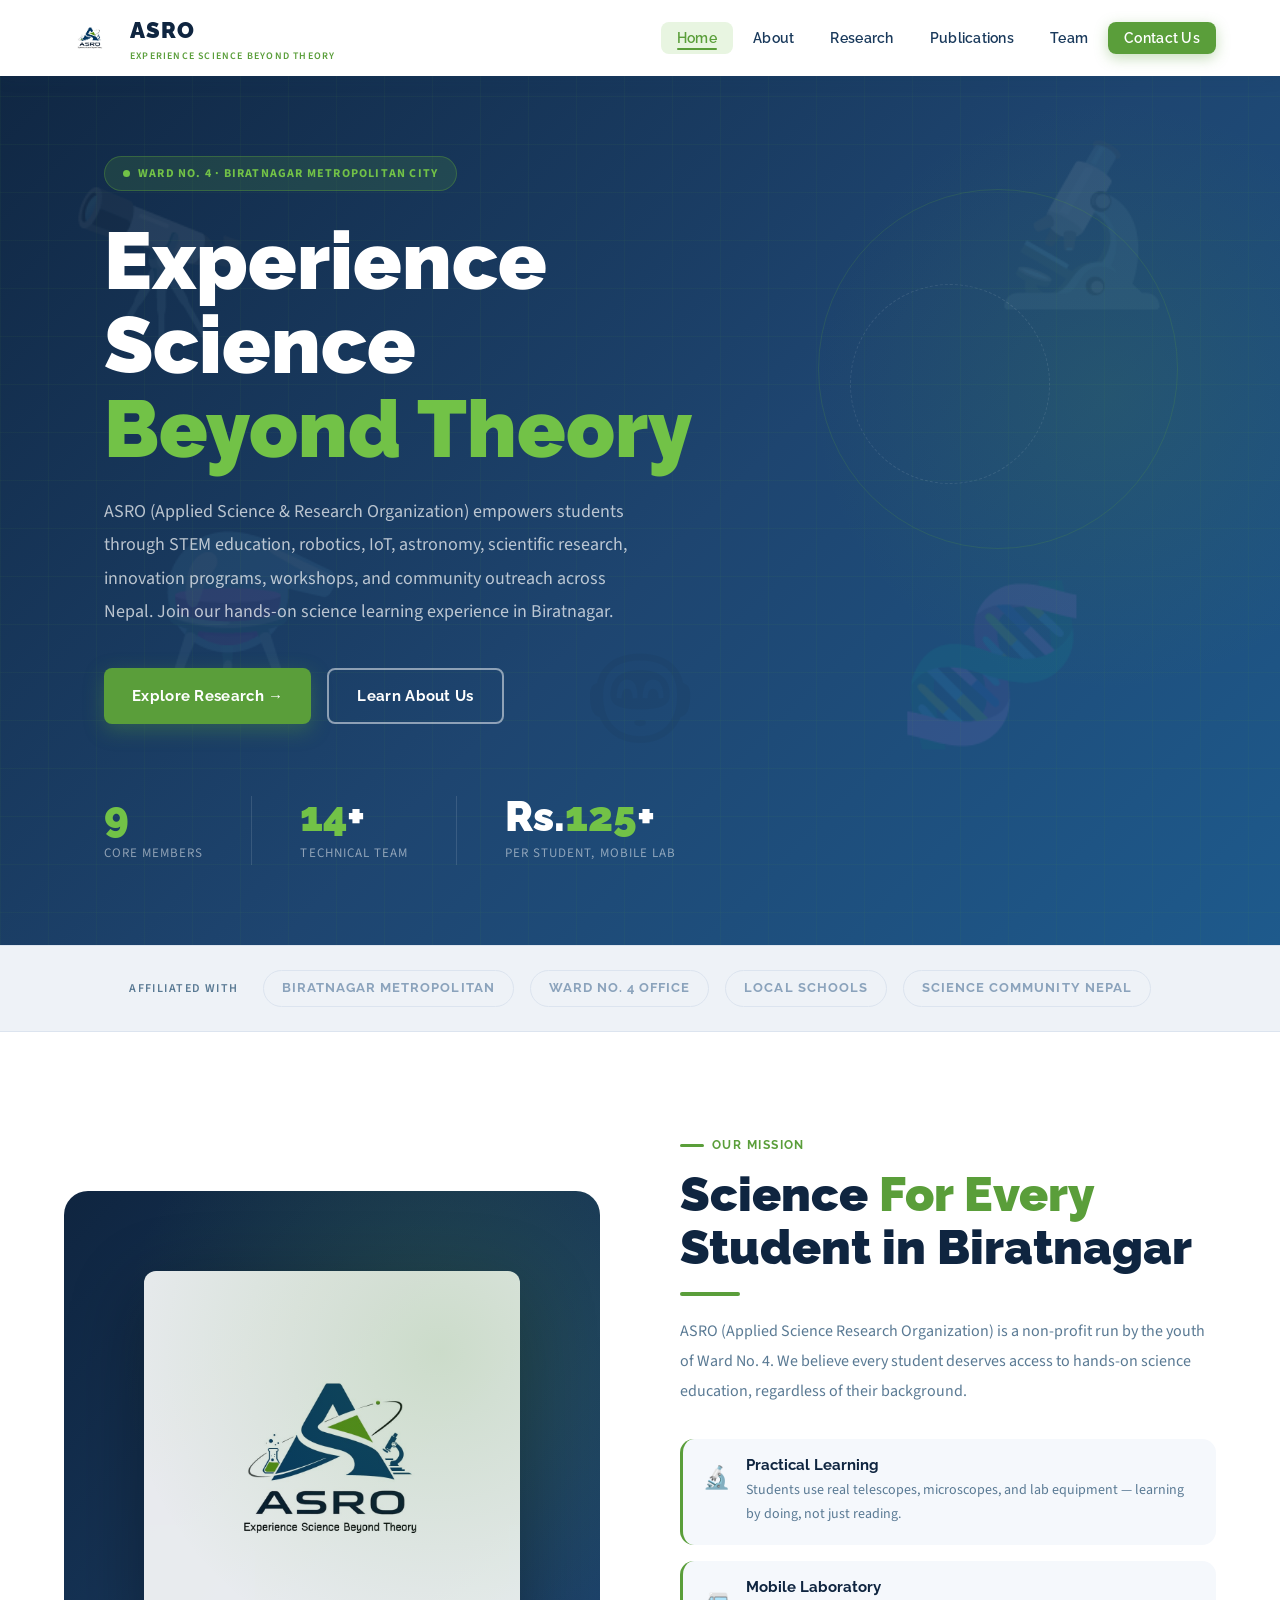
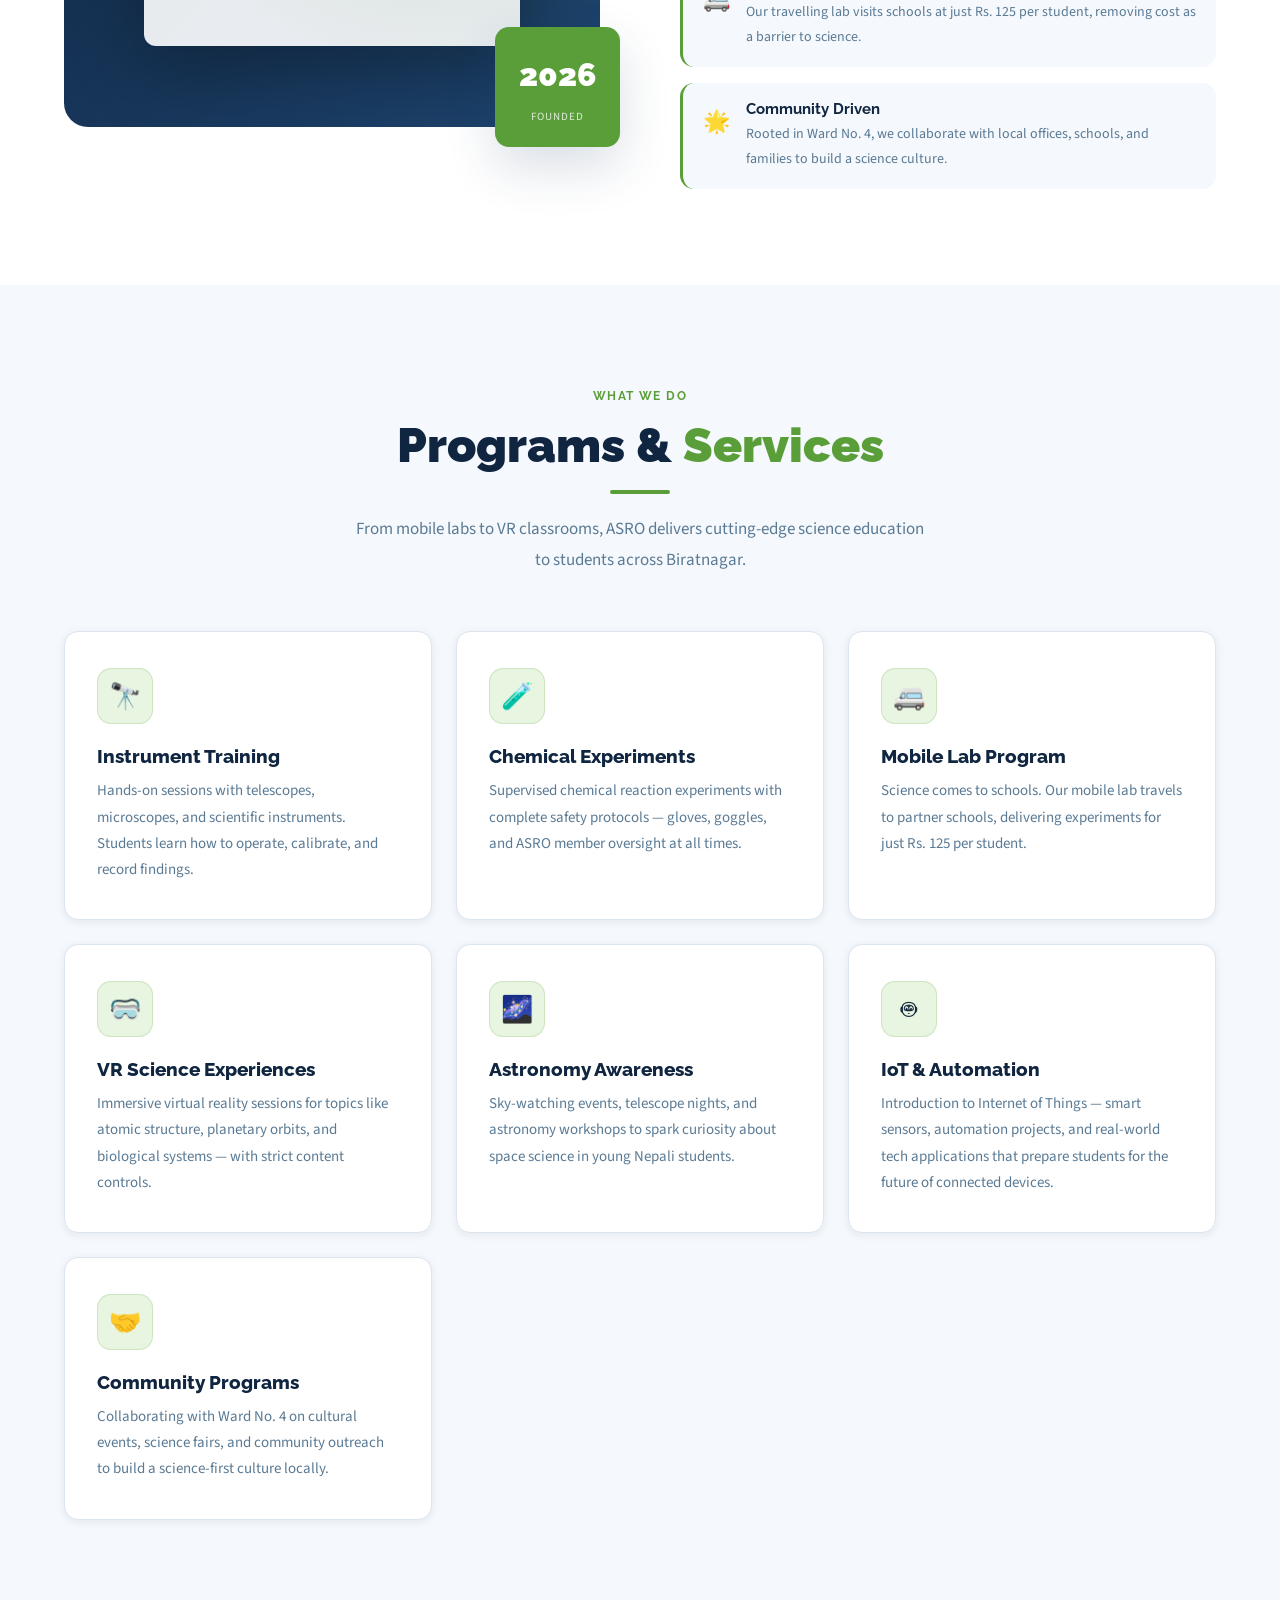
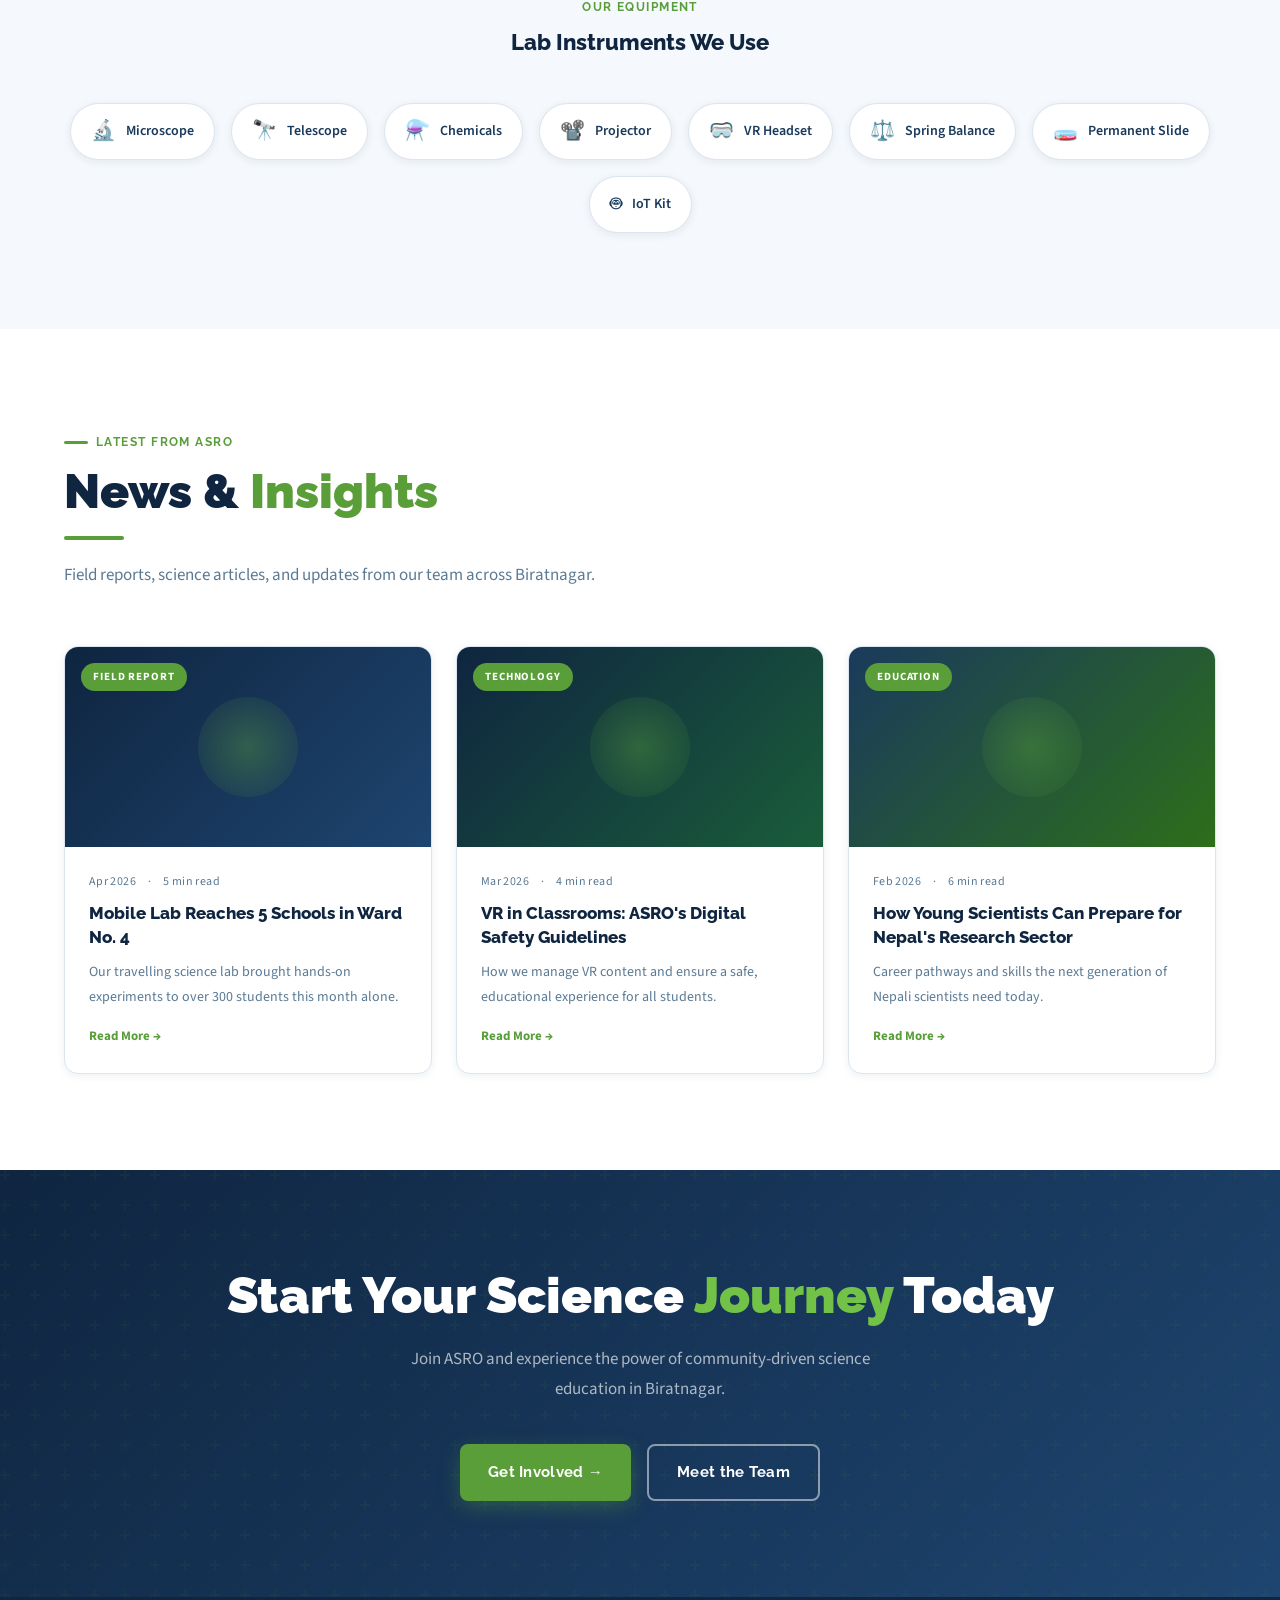
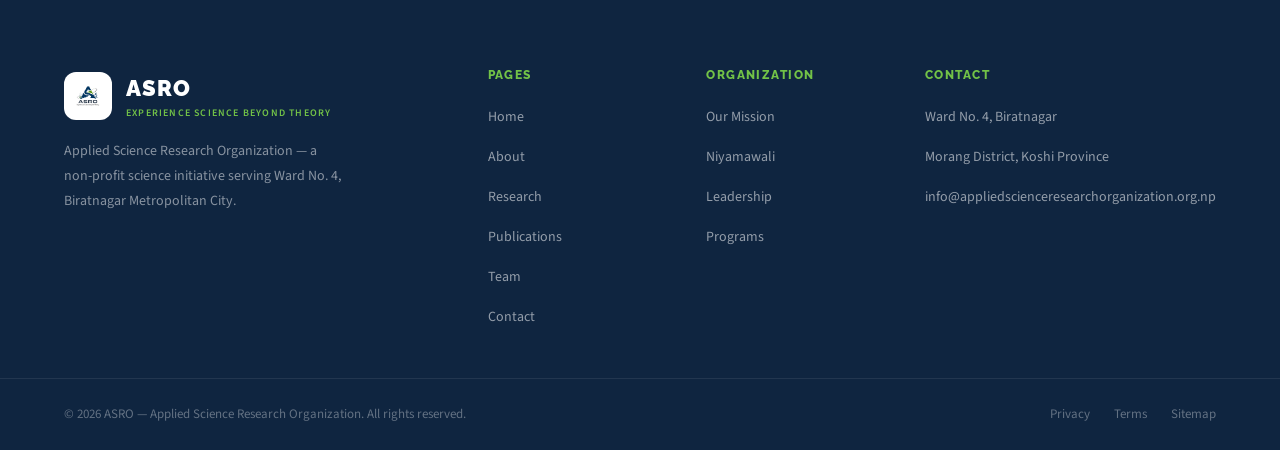
<file: index.html>
<!DOCTYPE html>
<html lang="en">
<head>
<meta charset="UTF-8">
<meta name="viewport" content="width=device-width, initial-scale=1.0">
<meta name="description" content="ASRO (Applied Science & Research Organization) empowers students through STEM education, robotics, IoT, astronomy, scientific research, innovation programs, workshops, and community outreach across Nepal. Experience Science Beyond Theory.">
<meta name="keywords" content="ASRO Nepal, Applied Science & Research Organization, STEM Education Nepal, Science Education Nepal, Research Organization Nepal, Applied Science Nepal, STEM Programs Nepal, Science Training Nepal, Technology Education Nepal, Innovation Hub Nepal, STEM Learning Nepal, Youth Research Nepal, Scientific Research Nepal, Science Workshops Nepal, Science Organization Nepal, STEM Organization Nepal, Practical Science Education, Hands-on Science Learning, Community Science Programs, Student Research Programs, Science Awareness Nepal, Science Innovation Nepal, IoT Training Nepal, Internet of Things Nepal, IoT Education Nepal, IoT Workshop Nepal, IoT Projects Nepal, Arduino Training Nepal, ESP32 Projects Nepal, Smart Agriculture Nepal, Smart Home Automation Nepal, IoT Research Nepal, Robotics Nepal, Robotics Training Nepal, Robotics Workshop Nepal, Robotics Education Nepal, STEM Robotics Nepal, Arduino Robotics Nepal, Student Robotics Projects, Robot Building Nepal, Robotics Camp Nepal, Astronomy Nepal, Telescope Observation Nepal, Astronomy Workshop Nepal, Space Science Nepal, Astronomy Education Nepal, Stargazing Nepal, Astronomy Club Nepal, Space Awareness Nepal, Student Research Nepal, Research Publication Nepal, Scientific Research Projects, Applied Research Nepal, Research Training Nepal, Innovation Research Nepal, STEM Research Nepal, Academic Research Nepal, Best STEM Education Organization in Nepal, Practical Science Learning for Students, Hands-on STEM Programs in Nepal, Robotics and IoT Training in Nepal, Student Research Opportunities in Nepal, Science Innovation Programs for Youth, STEM Workshops for Schools in Nepal, Astronomy Observation Programs in Nepal, Science Research Organization in Biratnagar, Technology and Innovation Education Nepal, Science Education Biratnagar, STEM Programs Biratnagar, Robotics Training Biratnagar, IoT Training Biratnagar, Research Organization Biratnagar, Science Workshops Biratnagar, STEM Education Biratnagar, Technology Training Biratnagar">
<meta name="author" content="ASRO - Applied Science Research Organization">
<meta name="robots" content="index, follow">
<meta name="revisit-after" content="7 days">
<meta property="og:title" content="ASRO Nepal | STEM Education, Research, Robotics, IoT & Science Innovation">
<meta property="og:description" content="ASRO (Applied Science & Research Organization) empowers students through STEM education, robotics, IoT, astronomy, scientific research, innovation programs, workshops, and community outreach across Nepal.">
<title>ASRO Nepal | STEM Education, Research, Robotics, IoT & Science Innovation</title>
<link rel="icon" type="image/png" href="logo.png">
<link rel="stylesheet" href="style.css">
<script type="application/ld+json">
{
  "@context": "https://schema.org",
  "@type": ["Organization", "LocalBusiness", "EducationalOrganization"],
  "name": "ASRO - Applied Science & Research Organization",
  "alternateName": "ASRO Nepal",
  "url": "https://asro-website.com",
  "logo": "https://asro-website.com/logo.png",
  "description": "ASRO (Applied Science & Research Organization) empowers students through STEM education, robotics, IoT, astronomy, scientific research, innovation programs, workshops, and community outreach across Nepal.",
  "foundingDate": "2026",
  "address": {
    "@type": "PostalAddress",
    "streetAddress": "Ward No. 4",
    "addressLocality": "Biratnagar",
    "addressRegion": "Koshi Province",
    "addressCountry": "NP"
  },
  "geo": {
    "@type": "GeoCoordinates",
    "latitude": "26.4831",
    "longitude": "87.2833"
  },
  "telephone": "",
  "email": "info@appliedscienceresearchorganization.org.np",
  "contactPoint": {
    "@type": "ContactPoint",
    "email": "info@appliedscienceresearchorganization.org.np",
    "contactType": "General Inquiry"
  },
  "areaServed": {
    "@type": "Place",
    "name": "Biratnagar, Nepal"
  },
  "serviceType": "Science Education Programs",
  "keywords": "STEM Education Nepal, Science Education Nepal, Research Organization Nepal, Applied Science Nepal, STEM Programs Nepal, Science Training Nepal, Technology Education Nepal, Innovation Hub Nepal, STEM Learning Nepal, Youth Research Nepal, Scientific Research Nepal, Science Workshops Nepal, Science Organization Nepal, STEM Organization Nepal, Practical Science Education, Hands-on Science Learning, Community Science Programs, Student Research Programs, Science Awareness Nepal, Science Innovation Nepal, IoT Training Nepal, Internet of Things Nepal, IoT Education Nepal, IoT Workshop Nepal, IoT Projects Nepal, Arduino Training Nepal, ESP32 Projects Nepal, Smart Agriculture Nepal, Smart Home Automation Nepal, IoT Research Nepal, Robotics Nepal, Robotics Training Nepal, Robotics Workshop Nepal, Robotics Education Nepal, STEM Robotics Nepal, Arduino Robotics Nepal, Student Robotics Projects, Robot Building Nepal, Robotics Camp Nepal, Astronomy Nepal, Telescope Observation Nepal, Astronomy Workshop Nepal, Space Science Nepal, Astronomy Education Nepal, Stargazing Nepal, Astronomy Club Nepal, Space Awareness Nepal, Student Research Nepal, Research Publication Nepal, Scientific Research Projects, Applied Research Nepal, Research Training Nepal, Innovation Research Nepal, STEM Research Nepal, Academic Research Nepal, Science Education Biratnagar, STEM Programs Biratnagar, Robotics Training Biratnagar, IoT Training Biratnagar, Research Organization Biratnagar, Science Workshops Biratnagar, STEM Education Biratnagar, Technology Training Biratnagar, Best STEM Education Organization in Nepal, Practical Science Learning for Students, Hands-on STEM Programs in Nepal, Robotics and IoT Training in Nepal, Student Research Opportunities in Nepal, Science Innovation Programs for Youth, STEM Workshops for Schools in Nepal, Astronomy Observation Programs in Nepal, Science Research Organization in Biratnagar, Technology and Innovation Education Nepal"
}
</script>
<style>
/* HOME-SPECIFIC */
.hero {
  min-height: 100vh;
  padding-top: var(--nav-h);
  background: linear-gradient(135deg, var(--navy-dark) 0%, var(--navy-mid) 55%, #1e5a8c 100%);
  display: flex; align-items: center;
  position: relative; overflow: hidden;
}
.hero-grid-bg {
  position: absolute; inset: 0; pointer-events: none;
  background-image:
    linear-gradient(rgba(90,158,58,0.06) 1px, transparent 1px),
    linear-gradient(90deg, rgba(90,158,58,0.06) 1px, transparent 1px);
  background-size: 48px 48px;
}

/* Science equipment icons in background */
.hero-science-icons {
  position: absolute; inset: 0; pointer-events: none;
  display: flex; justify-content: space-around; align-items: center;
  opacity: 0.09; font-size: clamp(80px, 12vw, 160px);
  z-index: 0;
}
.hero-science-icons span {
  position: absolute;
}
.hero-science-icons .telescope { left: 5%; top: 15%; }
.hero-science-icons .microscope { right: 8%; top: 10%; }
.hero-science-icons .chemicals { left: 12%; bottom: 20%; }
.hero-science-icons .dna { right: 15%; bottom: 15%; }
.hero-science-icons .iot-arduino { left: 50%; top: 60%; transform: translateX(-50%); }

.hero-circle {
  position: absolute; right: -10%; top: 10%;
  width: 600px; height: 600px; border-radius: 50%;
  background: radial-gradient(circle, rgba(90,158,58,0.12) 0%, transparent 70%);
  animation: pulse 5s ease-in-out infinite;
}
.hero-circle-2 {
  position: absolute; right: 8%; top: 20%;
  width: 360px; height: 360px; border-radius: 50%;
  border: 1px solid rgba(90,158,58,0.2);
  animation: spin 20s linear infinite;
}
.hero-circle-3 {
  position: absolute; right: 18%; top: 30%;
  width: 200px; height: 200px; border-radius: 50%;
  border: 1px dashed rgba(255,255,255,0.1);
}
@keyframes pulse { 0%,100%{transform:scale(1);} 50%{transform:scale(1.08);} }
@keyframes spin { from{transform:rotate(0deg);} to{transform:rotate(360deg);} }

.hero-content {
  position: relative; z-index: 2; padding: 80px 5vw; max-width: 1200px; width: 100%;
  margin: 0 auto;
}
.hero-badge {
  display: inline-flex; align-items: center; gap: 8px;
  background: rgba(90,158,58,0.18); border: 1px solid rgba(90,158,58,0.4);
  padding: 6px 18px; border-radius: 100px;
  font-size: 12px; font-weight: 700; letter-spacing: 0.1em;
  text-transform: uppercase; color: var(--green-light); margin-bottom: 28px;
}
.hero-badge span { width: 7px; height: 7px; border-radius: 50%; background: var(--green-light); animation: blink 2s infinite; }
@keyframes blink { 0%,100%{opacity:1;} 50%{opacity:0.3;} }
.hero h1 {
  font-size: clamp(44px, 6.5vw, 80px); font-weight: 900;
  color: white; line-height: 1.05; margin-bottom: 24px;
}
.hero h1 .line-green { color: var(--green-light); }
.hero-sub {
  font-size: 18px; color: rgba(255,255,255,0.7); max-width: 540px;
  line-height: 1.85; margin-bottom: 40px;
}
.hero-actions { display: flex; gap: 16px; flex-wrap: wrap; }
.hero-stats {
  display: flex; gap: 48px; margin-top: 72px; flex-wrap: wrap;
}
.hero-stat-num {
  font-family: 'Raleway', sans-serif; font-weight: 900; font-size: 42px;
  color: white; line-height: 1;
}
.hero-stat-num span { color: var(--green-light); }
.hero-stat-label {
  font-size: 13px; color: rgba(255,255,255,0.5);
  text-transform: uppercase; letter-spacing: 0.08em; margin-top: 4px;
}
.hero-divider { width: 1px; background: rgba(255,255,255,0.12); }

/* LOGO BAND */
.logo-band {
  background: var(--gray-100);
  border-top: 1px solid var(--gray-200); border-bottom: 1px solid var(--gray-200);
  padding: 24px 5vw;
  display: flex; align-items: center; justify-content: center; gap: 16px; flex-wrap: wrap;
}
.logo-band-label { font-size: 12px; color: var(--muted); letter-spacing: 0.12em; text-transform: uppercase; font-weight: 600; margin-right: 8px; }
.partner-chip {
  font-family: 'Raleway', sans-serif; font-weight: 700; font-size: 13px;
  color: var(--gray-400); letter-spacing: 0.08em; text-transform: uppercase;
  padding: 6px 18px; border: 1px solid var(--gray-200); border-radius: 100px;
  transition: .2s;
}
.partner-chip:hover { color: var(--navy); border-color: var(--navy-light); }

/* MISSION SECTION */
.mission-grid {
  display: grid; grid-template-columns: 1fr 1fr; gap: 80px; align-items: center;
}
.mission-visual {
  position: relative;
}
.mission-img-box {
  width: 100%; aspect-ratio: 1;
  background: linear-gradient(135deg, var(--navy-dark), var(--navy-mid));
  border-radius: var(--radius-lg); overflow: hidden;
  display: grid; place-items: center;
  position: relative;
}
.mission-img-box .big-logo {
  width: 70%; opacity: 0.9; filter: drop-shadow(0 20px 40px rgba(0,0,0,0.4));
}
.mission-img-box::after {
  content: ''; position: absolute; inset: 0;
  background: radial-gradient(circle at 70% 30%, rgba(90,158,58,0.2) 0%, transparent 60%);
}
.mission-badge {
  position: absolute; bottom: -20px; right: -20px;
  background: var(--green); color: white; border-radius: var(--radius-md);
  padding: 20px 24px; box-shadow: var(--shadow-lg);
  text-align: center;
}
.mission-badge .num {
  font-family: 'Raleway', sans-serif; font-weight: 900; font-size: 32px; color: white;
}
.mission-badge .lbl { font-size: 11px; text-transform: uppercase; letter-spacing: 0.08em; color: rgba(255,255,255,0.8); margin-top: 4px; }
.mission-points { margin-top: 32px; display: flex; flex-direction: column; gap: 16px; }
.mission-point {
  display: flex; gap: 16px; align-items: flex-start;
  padding: 18px 20px; background: var(--off-white);
  border-radius: var(--radius-md); border-left: 3px solid var(--green);
  transition: .25s;
}
.mission-point:hover { background: var(--green-pale); transform: translateX(4px); }
.mission-point-icon { font-size: 22px; margin-top: 2px; flex-shrink: 0; }
.mission-point h4 { font-family: 'Raleway', sans-serif; font-weight: 700; font-size: 15px; color: var(--navy-dark); margin-bottom: 4px; }
.mission-point p { font-size: 14px; color: var(--muted); }

/* SERVICES */
.services-grid {
  display: grid; grid-template-columns: repeat(auto-fill, minmax(300px, 1fr)); gap: 24px;
}
.service-card {
  padding: 36px 32px; border-radius: var(--radius-md);
  background: white; border: 1px solid var(--gray-200);
  box-shadow: var(--shadow-sm); transition: all .28s; position: relative; overflow: hidden;
}
.service-card::before {
  content: ''; position: absolute; top: 0; left: 0; right: 0; height: 3px;
  background: var(--green); transform: scaleX(0); transform-origin: left; transition: .3s;
}
.service-card:hover { transform: translateY(-6px); box-shadow: var(--shadow-lg); border-color: transparent; }
.service-card:hover::before { transform: scaleX(1); }
.service-icon {
  width: 56px; height: 56px; border-radius: 14px;
  background: var(--green-pale); display: grid; place-items: center;
  font-size: 26px; margin-bottom: 22px;
  border: 1px solid rgba(90,158,58,0.2);
}
.service-card h3 { font-size: 19px; font-weight: 800; color: var(--navy-dark); margin-bottom: 10px; }
.service-card p { color: var(--muted); font-size: 15px; }

/* EQUIPMENT PREVIEW */
.equip-strip {
  display: flex; gap: 16px; flex-wrap: wrap; margin-top: 48px; justify-content: center;
}
.equip-pill {
  display: flex; align-items: center; gap: 10px;
  background: white; border: 1px solid var(--gray-200);
  padding: 10px 20px; border-radius: 100px; box-shadow: var(--shadow-sm);
  font-size: 14px; font-weight: 600; color: var(--navy);
  transition: .22s;
}
.equip-pill:hover { border-color: var(--green); color: var(--green); transform: translateY(-2px); }
.equip-pill span { font-size: 20px; }

/* CTA */
.cta-section {
  background: linear-gradient(135deg, var(--navy-dark), var(--navy-mid));
  position: relative; overflow: hidden;
}
.cta-section::before {
  content: ''; position: absolute; inset: 0;
  background: url("data:image/svg+xml,%3Csvg width='60' height='60' viewBox='0 0 60 60' xmlns='http://www.w3.org/2000/svg'%3E%3Cg fill='none' fill-rule='evenodd'%3E%3Cg fill='%235a9e3a' fill-opacity='0.06'%3E%3Cpath d='M36 34v-4h-2v4h-4v2h4v4h2v-4h4v-2h-4zm0-30V0h-2v4h-4v2h4v4h2V6h4V4h-4zM6 34v-4H4v4H0v2h4v4h2v-4h4v-2H6zM6 4V0H4v4H0v2h4v4h2V6h4V4H6z'/%3E%3C/g%3E%3C/g%3E%3C/svg%3E");
}
.cta-inner {
  position: relative; z-index: 1; text-align: center; padding: 96px 5vw;
}
.cta-inner h2 { font-size: clamp(32px,4vw,52px); font-weight:900; color:white; margin-bottom:20px; }
.cta-inner h2 span { color: var(--green-light); }
.cta-inner p { font-size:17px; color:rgba(255,255,255,0.65); max-width:520px; margin:0 auto 40px; }
.cta-inner .btn-row { display:flex; gap:16px; justify-content:center; flex-wrap:wrap; }

/* BLOG PREVIEW */
.blog-grid { display: grid; grid-template-columns: repeat(auto-fill, minmax(320px, 1fr)); gap: 24px; }
.blog-card { border-radius: var(--radius-md); overflow: hidden; background: white; border: 1px solid var(--gray-200); box-shadow: var(--shadow-sm); transition: .28s; }
.blog-card:hover { transform: translateY(-5px); box-shadow: var(--shadow-lg); border-color: transparent; }
.blog-thumb { height: 200px; background: linear-gradient(135deg, var(--navy-dark), var(--navy-mid)); display: grid; place-items: center; position: relative; overflow: hidden; }
.blog-thumb-orb { width: 100px; height: 100px; background: radial-gradient(circle, rgba(90,158,58,0.4), transparent); border-radius: 50%; }
.blog-thumb-label { position: absolute; top: 16px; left: 16px; background: var(--green); color: white; font-size: 11px; font-weight: 700; text-transform: uppercase; letter-spacing: 0.08em; padding: 4px 12px; border-radius: 100px; }
.blog-body { padding: 24px; }
.blog-meta { display: flex; gap: 12px; color: var(--muted); font-size: 12px; margin-bottom: 10px; letter-spacing: 0.03em; }
.blog-card h3 { font-size: 17px; font-weight: 800; color: var(--navy-dark); margin-bottom: 10px; line-height: 1.4; }
.blog-card p { color: var(--muted); font-size: 14px; }
.blog-read-more { display: inline-flex; align-items: center; gap: 6px; color: var(--green); font-weight: 700; font-size: 13px; margin-top: 16px; transition: gap .2s; }
.blog-card:hover .blog-read-more { gap: 10px; }

@media (max-width: 768px) {
  .mission-grid { grid-template-columns: 1fr; }
  .hero-stats { gap: 32px; }
  .hero-divider { display: none; }
}
</style>
</head>
<body>

<header>
<!-- NAV -->
<nav id="mainNav">
  <a href="index.html" class="nav-logo">
    <img src="logo.png" alt="ASRO Logo">
    <div class="nav-logo-text">
      <span class="nav-logo-name">ASRO</span>
      <span class="nav-logo-tagline">Experience Science Beyond Theory</span>
    </div>
  </a>
  <ul class="nav-links">
    <li><a href="index.html" class="active">Home</a></li>
    <li><a href="about.html">About</a></li>
    <li><a href="research.html">Research</a></li>
    <li><a href="publications.html">Publications</a></li>
    <li><a href="team.html">Team</a></li>
    <li><a href="contact.html" class="nav-cta">Contact Us</a></li>
  </ul>
  <div class="hamburger">
    <span></span><span></span><span></span>
  </div>
</nav>
</header>

<main>
<!-- HERO -->
<section class="hero">
  <div class="hero-grid-bg"></div>
  <div class="hero-science-icons">
    <span class="telescope">🔭</span>
    <span class="microscope">🔬</span>
    <span class="chemicals">⚗️</span>
    <span class="dna">🧬</span>
    <span class="iot-arduino">🤖</span>
  </div>
  <div class="hero-circle"></div>
  <div class="hero-circle-2"></div>
  <div class="hero-circle-3"></div>
  <div class="hero-content">
    <div class="hero-badge anim-up"><span></span>Ward No. 4 · Biratnagar Metropolitan City</div>
    <h1 class="anim-up anim-d1">
      Experience<br>Science<br><span class="line-green">Beyond Theory</span>
    </h1>
<p class="hero-sub anim-up anim-d2">
        ASRO (Applied Science & Research Organization) empowers students through STEM education, robotics, IoT, astronomy, scientific research, innovation programs, workshops, and community outreach across Nepal. Join our hands-on science learning experience in Biratnagar.
      </p>
    <div class="hero-actions anim-up anim-d3">
      <a href="research.html" class="btn btn-primary">Explore Research →</a>
      <a href="about.html" class="btn btn-outline-white">Learn About Us</a>
    </div>
    <div class="hero-stats anim-up anim-d4">
      <div>
        <div class="hero-stat-num"><span>9</span></div>
        <div class="hero-stat-label">Core Members</div>
      </div>
      <div class="hero-divider"></div>
      <div>
        <div class="hero-stat-num"><span>14</span>+</div>
        <div class="hero-stat-label">Technical Team</div>
      </div>
      <div class="hero-divider"></div>
      <div>
        <div class="hero-stat-num">Rs.<span>125</span>+</div>
        <div class="hero-stat-label">Per Student, Mobile Lab</div>
      </div>
    </div>
  </div>
</section>

<!-- LOGO BAND -->
<div class="logo-band">
  <span class="logo-band-label">Affiliated With</span>
  <span class="partner-chip">Biratnagar Metropolitan</span>
  <span class="partner-chip">Ward No. 4 Office</span>
  <span class="partner-chip">Local Schools</span>
  <span class="partner-chip">Science Community Nepal</span>
</div>

<!-- MISSION -->
<section class="section">
  <div class="mission-grid">
    <div class="mission-visual reveal">
      <div class="mission-img-box">
        <img src="logo.png" alt="ASRO" class="big-logo">
      </div>
      <div class="mission-badge">
        <div class="num">2026</div>
        <div class="lbl">Founded</div>
      </div>
    </div>
    <div class="reveal" data-delay="150">
      <div class="tag">Our Mission</div>
      <h2 class="section-title">Science <span>For Every</span> Student in Biratnagar</h2>
      <div class="divider"></div>
      <p style="color:var(--muted);margin-top:20px;font-size:16px;line-height:1.9;">
        ASRO (Applied Science Research Organization) is a non-profit run by the youth of Ward No. 4. We believe every student deserves access to hands-on science education, regardless of their background.
      </p>
      <div class="mission-points">
        <div class="mission-point">
          <div class="mission-point-icon">🔬</div>
          <div>
            <h4>Practical Learning</h4>
            <p>Students use real telescopes, microscopes, and lab equipment — learning by doing, not just reading.</p>
          </div>
        </div>
        <div class="mission-point">
          <div class="mission-point-icon">🚐</div>
          <div>
            <h4>Mobile Laboratory</h4>
            <p>Our travelling lab visits schools at just Rs. 125 per student, removing cost as a barrier to science.</p>
          </div>
        </div>
        <div class="mission-point">
          <div class="mission-point-icon">🌟</div>
          <div>
            <h4>Community Driven</h4>
            <p>Rooted in Ward No. 4, we collaborate with local offices, schools, and families to build a science culture.</p>
          </div>
        </div>
      </div>
    </div>
  </div>
</section>

<!-- SERVICES -->
<section class="section section-alt">
  <div class="section-header centered">
    <div class="tag">What We Do</div>
    <h2 class="section-title">Programs &amp; <span>Services</span></h2>
    <div class="divider centered"></div>
    <p class="section-sub" style="margin-top:20px;">From mobile labs to VR classrooms, ASRO delivers cutting-edge science education to students across Biratnagar.</p>
  </div>
  <div class="services-grid">
    <div class="service-card reveal">
      <div class="service-icon">🔭</div>
      <h3>Instrument Training</h3>
      <p>Hands-on sessions with telescopes, microscopes, and scientific instruments. Students learn how to operate, calibrate, and record findings.</p>
    </div>
    <div class="service-card reveal" data-delay="100">
      <div class="service-icon">🧪</div>
      <h3>Chemical Experiments</h3>
      <p>Supervised chemical reaction experiments with complete safety protocols — gloves, goggles, and ASRO member oversight at all times.</p>
    </div>
    <div class="service-card reveal" data-delay="200">
      <div class="service-icon">🚐</div>
      <h3>Mobile Lab Program</h3>
      <p>Science comes to schools. Our mobile lab travels to partner schools, delivering experiments for just Rs. 125 per student.</p>
    </div>
    <div class="service-card reveal" data-delay="300">
      <div class="service-icon">🥽</div>
      <h3>VR Science Experiences</h3>
      <p>Immersive virtual reality sessions for topics like atomic structure, planetary orbits, and biological systems — with strict content controls.</p>
    </div>
    <div class="service-card reveal" data-delay="400">
      <div class="service-icon">🌌</div>
      <h3>Astronomy Awareness</h3>
      <p>Sky-watching events, telescope nights, and astronomy workshops to spark curiosity about space science in young Nepali students.</p>
    </div>
    <div class="service-card reveal" data-delay="500">
      <div class="service-icon">🤖</div>
      <h3>IoT & Automation</h3>
      <p>Introduction to Internet of Things — smart sensors, automation projects, and real-world tech applications that prepare students for the future of connected devices.</p>
    </div>
    <div class="service-card reveal" data-delay="600">
      <div class="service-icon">🤝</div>
      <h3>Community Programs</h3>
      <p>Collaborating with Ward No. 4 on cultural events, science fairs, and community outreach to build a science-first culture locally.</p>
    </div>
  </div>

  <!-- Equipment strip -->
  <div class="section-header centered" style="margin-top:72px;margin-bottom:0;">
    <div class="tag">Our Equipment</div>
    <h3 style="font-size:22px;font-weight:800;color:var(--navy-dark);">Lab Instruments We Use</h3>
  </div>
  <div class="equip-strip">
    <div class="equip-pill"><span>🔬</span> Microscope</div>
    <div class="equip-pill"><span>🔭</span> Telescope</div>
    <div class="equip-pill"><span>⚗️</span> Chemicals</div>
    <div class="equip-pill"><span>📽️</span> Projector</div>
    <div class="equip-pill"><span>🥽</span> VR Headset</div>
    <div class="equip-pill"><span>⚖️</span> Spring Balance</div>
    <div class="equip-pill"><span>🧫</span> Permanent Slide</div>
    <div class="equip-pill"><span>🤖</span> IoT Kit</div>
  </div>
</section>

<!-- BLOG PREVIEW -->
<section class="section">
  <div class="section-header">
    <div class="tag">Latest from ASRO</div>
    <h2 class="section-title">News &amp; <span>Insights</span></h2>
    <div class="divider"></div>
    <p class="section-sub" style="margin-top:20px;">Field reports, science articles, and updates from our team across Biratnagar.</p>
  </div>
  <div class="blog-grid">
    <div class="blog-card reveal">
      <div class="blog-thumb">
        <div class="blog-thumb-orb"></div>
        <span class="blog-thumb-label">Field Report</span>
      </div>
      <div class="blog-body">
        <div class="blog-meta"><span>Apr 2026</span><span>·</span><span>5 min read</span></div>
        <h3>Mobile Lab Reaches 5 Schools in Ward No. 4</h3>
        <p>Our travelling science lab brought hands-on experiments to over 300 students this month alone.</p>
        <a href="publications.html" class="blog-read-more">Read More →</a>
      </div>
    </div>
    <div class="blog-card reveal" data-delay="100">
      <div class="blog-thumb" style="background:linear-gradient(135deg,var(--navy-dark),#1a5c3a)">
        <div class="blog-thumb-orb"></div>
        <span class="blog-thumb-label">Technology</span>
      </div>
      <div class="blog-body">
        <div class="blog-meta"><span>Mar 2026</span><span>·</span><span>4 min read</span></div>
        <h3>VR in Classrooms: ASRO's Digital Safety Guidelines</h3>
        <p>How we manage VR content and ensure a safe, educational experience for all students.</p>
        <a href="publications.html" class="blog-read-more">Read More →</a>
      </div>
    </div>
    <div class="blog-card reveal" data-delay="200">
      <div class="blog-thumb" style="background:linear-gradient(135deg,#1a3a5c,#2d6e1a)">
        <div class="blog-thumb-orb"></div>
        <span class="blog-thumb-label">Education</span>
      </div>
      <div class="blog-body">
        <div class="blog-meta"><span>Feb 2026</span><span>·</span><span>6 min read</span></div>
        <h3>How Young Scientists Can Prepare for Nepal's Research Sector</h3>
        <p>Career pathways and skills the next generation of Nepali scientists need today.</p>
        <a href="publications.html" class="blog-read-more">Read More →</a>
      </div>
    </div>
  </div>
</section>

<!-- CTA -->
<section class="cta-section">
  <div class="cta-inner">
    <h2 class="reveal">Start Your Science <span>Journey</span> Today</h2>
    <p class="reveal" data-delay="100">Join ASRO and experience the power of community-driven science education in Biratnagar.</p>
    <div class="btn-row reveal" data-delay="200">
      <a href="contact.html" class="btn btn-primary">Get Involved →</a>
      <a href="team.html" class="btn btn-outline-white">Meet the Team</a>
    </div>
  </div>
</section>
</main>

<!-- FOOTER -->
<footer>
  <div class="footer-main">
    <div class="footer-brand">
      <div class="nav-logo">
        <img src="logo.png" alt="ASRO" style="height:48px;">
        <div class="nav-logo-text">
          <span class="nav-logo-name">ASRO</span>
          <span class="nav-logo-tagline">Experience Science Beyond Theory</span>
        </div>
      </div>
      <p>Applied Science Research Organization — a non-profit science initiative serving Ward No. 4, Biratnagar Metropolitan City.</p>
    </div>
    <div class="footer-col">
      <h5>Pages</h5>
      <ul>
        <li><a href="index.html">Home</a></li>
        <li><a href="about.html">About</a></li>
        <li><a href="research.html">Research</a></li>
        <li><a href="publications.html">Publications</a></li>
        <li><a href="team.html">Team</a></li>
        <li><a href="contact.html">Contact</a></li>
      </ul>
    </div>
    <div class="footer-col">
      <h5>Organization</h5>
      <ul>
        <li><a href="about.html">Our Mission</a></li>
        <li><a href="about.html#niyamawali">Niyamawali</a></li>
        <li><a href="team.html">Leadership</a></li>
        <li><a href="research.html">Programs</a></li>
      </ul>
    </div>
    <div class="footer-col">
      <h5>Contact</h5>
      <ul>
        <li><a href="#">Ward No. 4, Biratnagar</a></li>
        <li><a href="#">Morang District, Koshi Province</a></li>
        <li><a href="mailto:info@appliedscienceresearchorganization.org.np">info@appliedscienceresearchorganization.org.np</a></li>
      </ul>
    </div>
  </div>
  <div class="footer-bottom">
    <p>© 2026 ASRO — Applied Science Research Organization. All rights reserved.</p>
    <div class="footer-bottom-links">
      <a href="#">Privacy</a>
      <a href="#">Terms</a>
      <a href="#">Sitemap</a>
    </div>
  </div>
</footer>

<script src="main.js"></script>
</body>
</html>
</file>
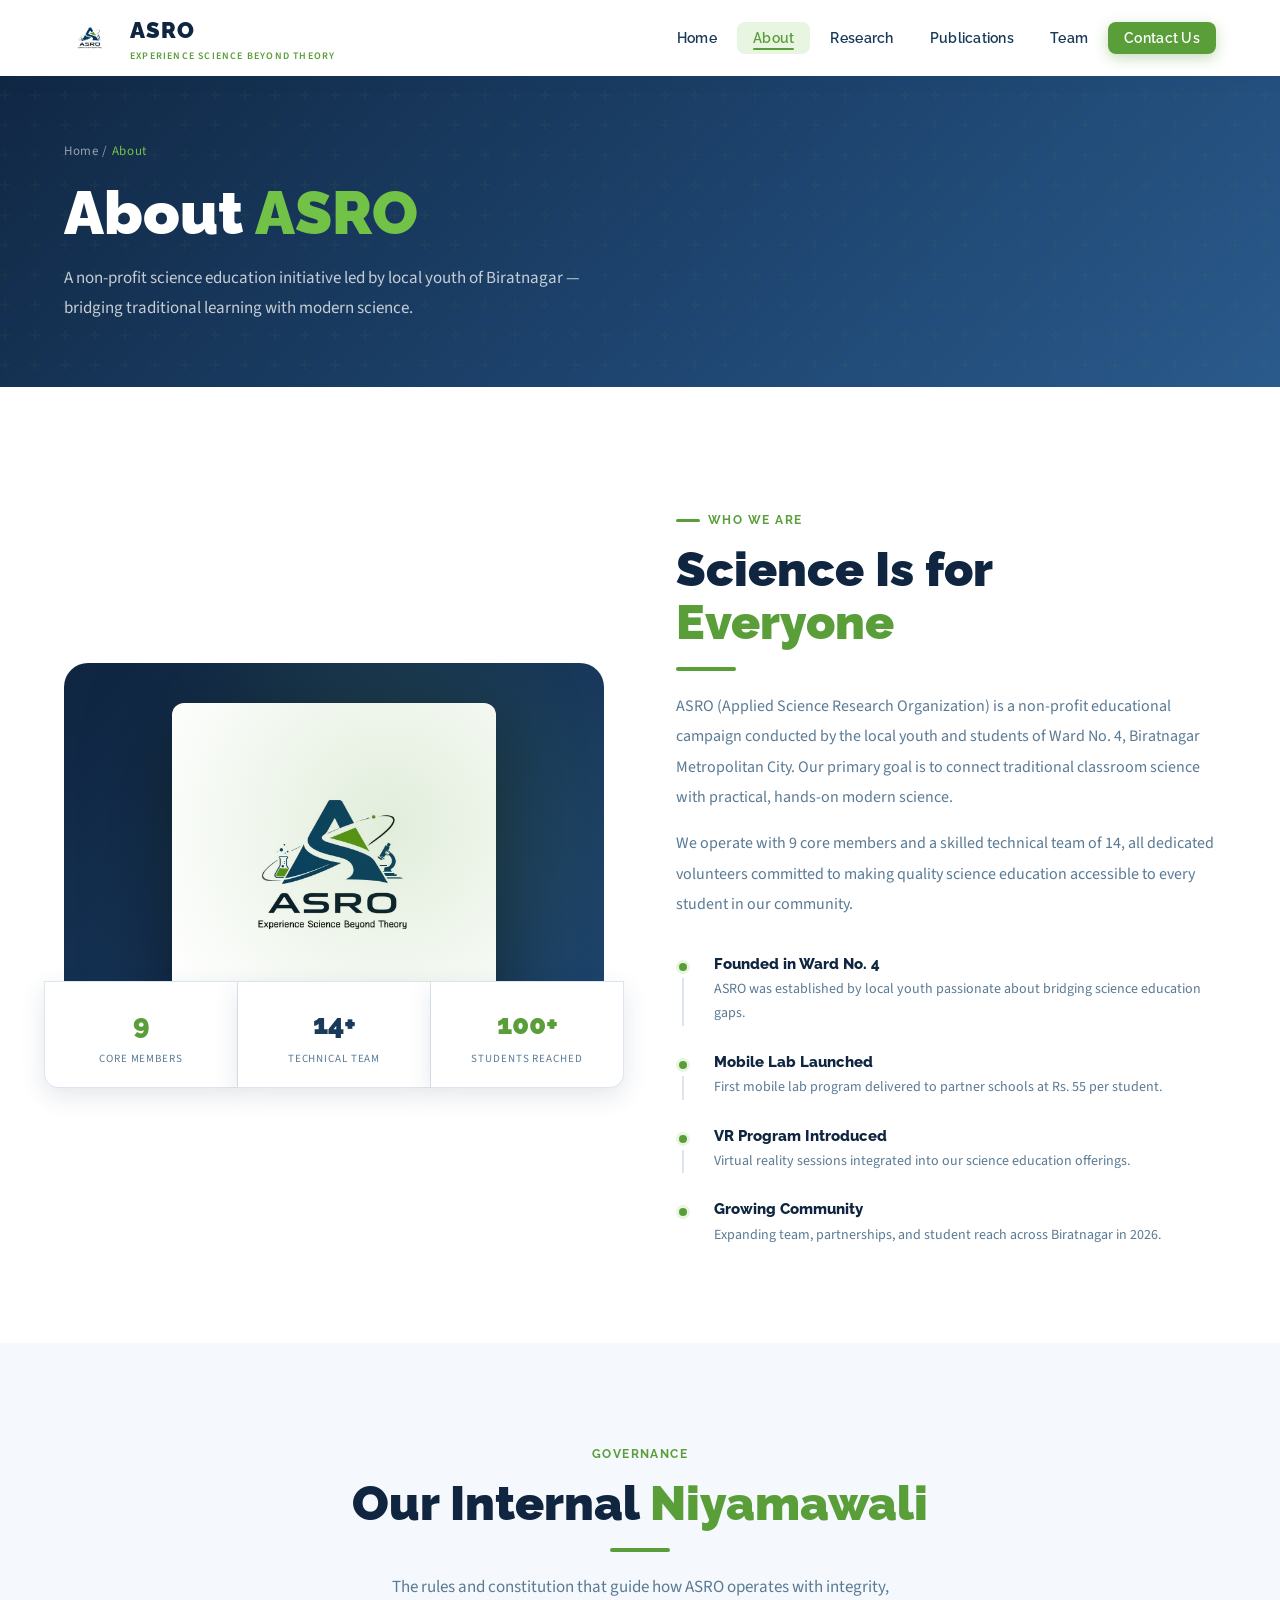
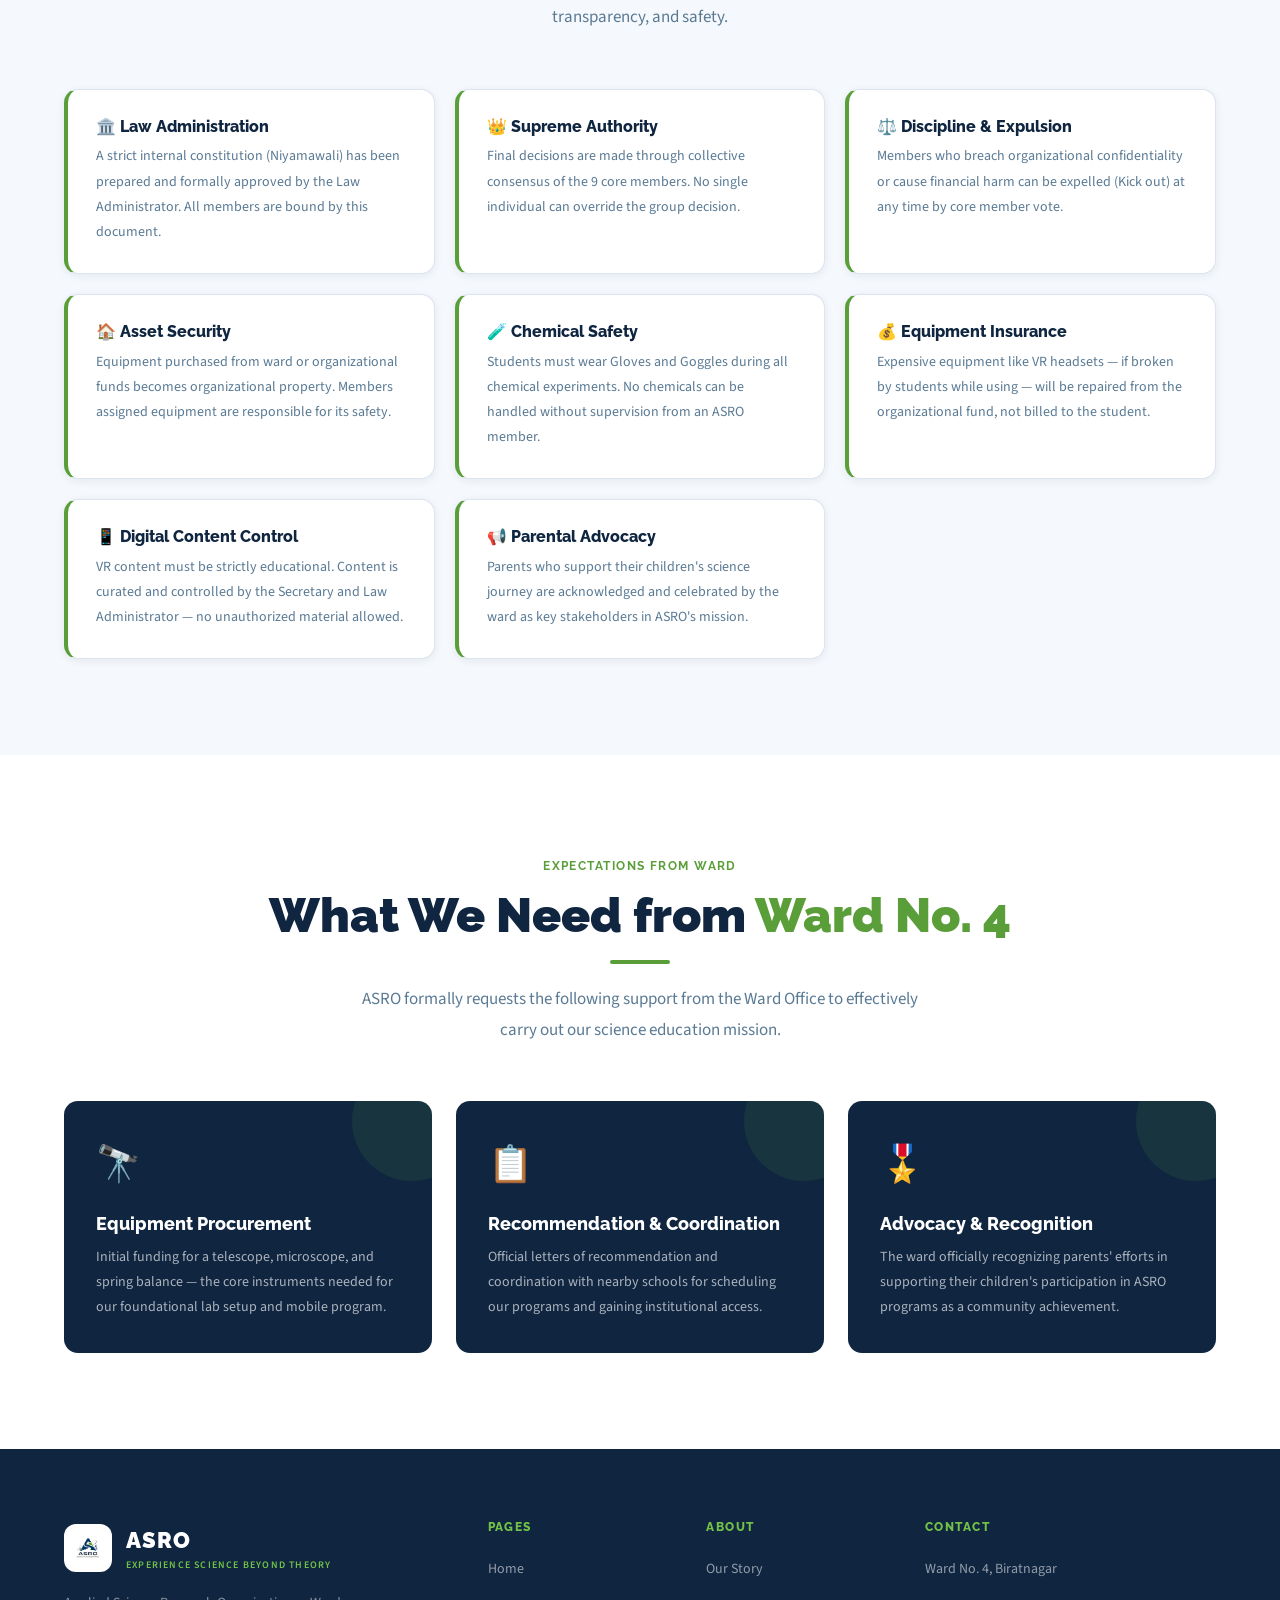
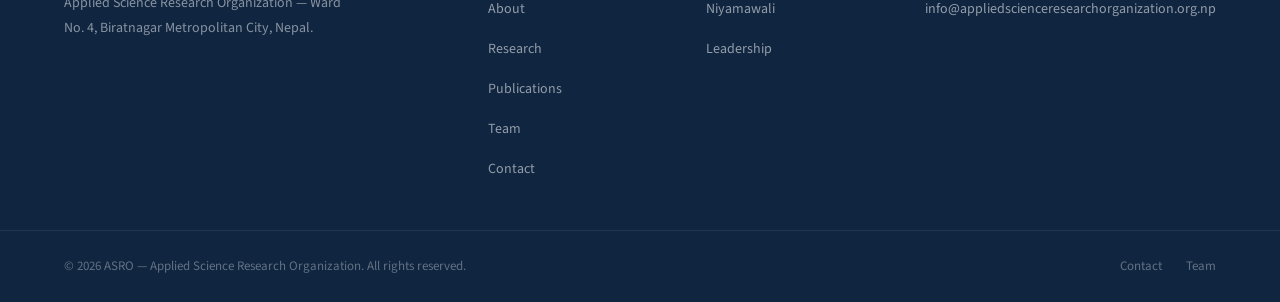
<file: about.html>
<!DOCTYPE html>
<html lang="en">
<head>
<meta charset="UTF-8">
<meta name="viewport" content="width=device-width, initial-scale=1.0">
<meta name="description" content="Learn about ASRO (Applied Science & Research Organization), a non-profit STEM education initiative in Biratnagar, Nepal. We offer robotics, IoT training, astronomy workshops, mobile labs, and hands-on science programs for students across Nepal.">
<meta name="keywords" content="ASRO about, Applied Science & Research Organization Biratnagar, Science Education Nepal, STEM Education Nepal, Research Organization Nepal, STEM Programs Nepal, Science Training Nepal, Technology Education Nepal, Innovation Hub Nepal, STEM Learning Nepal, Youth Research Nepal, Scientific Research Nepal, Science Workshops Nepal, Science Organization Nepal, STEM Organization Nepal, Practical Science Education, Hands-on Science Learning, Community Science Programs, Student Research Programs, Science Awareness Nepal, Science Innovation Nepal, IoT Training Nepal, Internet of Things Nepal, IoT Education Nepal, IoT Workshop Nepal, IoT Projects Nepal, Arduino Training Nepal, ESP32 Projects Nepal, Smart Agriculture Nepal, Smart Home Automation Nepal, IoT Research Nepal, Robotics Nepal, Robotics Training Nepal, Robotics Workshop Nepal, Robotics Education Nepal, STEM Robotics Nepal, Arduino Robotics Nepal, Student Robotics Projects, Robot Building Nepal, Robotics Camp Nepal, Astronomy Nepal, Telescope Observation Nepal, Astronomy Workshop Nepal, Space Science Nepal, Astronomy Education Nepal, Stargazing Nepal, Astronomy Club Nepal, Space Awareness Nepal, Research Organization Biratnagar, Science Workshops Biratnagar, STEM Education Biratnagar, Technology Training Biratnagar, Ward No. 4 Biratnagar, mobile lab Koshi Province, VR programs Morang District, hands-on science learning Nepal, youth-led nonprofit Nepal">
<meta name="author" content="ASRO - Applied Science Research Organization">
<meta name="robots" content="index, follow">
<meta property="og:title" content="About ASRO Nepal | STEM Education, Research & Innovation Programs">
<meta property="og:description" content="ASRO (Applied Science & Research Organization) is a non-profit STEM education initiative in Biratnagar offering robotics, IoT training, astronomy workshops, and hands-on science programs for students across Nepal.">
<title>About ASRO — STEM Education, Research & Innovation Organization | Biratnagar Nepal</title>
<link rel="icon" type="image/png" href="logo.png">
<link rel="stylesheet" href="style.css">
<script type="application/ld+json">
{
  "@context": "https://schema.org",
  "@type": ["Organization", "LocalBusiness", "EducationalOrganization"],
  "name": "ASRO - Applied Science & Research Organization",
  "alternateName": "ASRO Nepal",
  "url": "https://asro-website.com",
  "logo": "https://asro-website.com/logo.png",
  "description": "ASRO (Applied Science & Research Organization) is a non-profit STEM education initiative in Biratnagar offering robotics, IoT training, astronomy workshops, and hands-on science programs for students across Nepal.",
  "foundingDate": "2026",
  "address": {
    "@type": "PostalAddress",
    "streetAddress": "Ward No. 4",
    "addressLocality": "Biratnagar",
    "addressRegion": "Koshi Province",
    "addressCountry": "NP"
  },
  "geo": {
    "@type": "GeoCoordinates",
    "latitude": "26.4831",
    "longitude": "87.2833"
  },
  "email": "info@appliedscienceresearchorganization.org.np",
  "contactPoint": {
    "@type": "ContactPoint",
    "email": "info@appliedscienceresearchorganization.org.np",
    "contactType": "General Inquiry"
  },
  "areaServed": {
    "@type": "Place",
    "name": "Biratnagar, Nepal"
  },
  "serviceType": "STEM Education Programs",
  "keywords": "STEM Education Nepal, Science Education Nepal, Research Organization Nepal, Applied Science Nepal, STEM Programs Nepal, Science Training Nepal, Technology Education Nepal, Innovation Hub Nepal, STEM Learning Nepal, Youth Research Nepal, Scientific Research Nepal, Science Workshops Nepal, Science Organization Nepal, STEM Organization Nepal, Practical Science Education, Hands-on Science Learning, Community Science Programs, Student Research Programs, Science Awareness Nepal, Science Innovation Nepal, IoT Training Nepal, Internet of Things Nepal, IoT Education Nepal, IoT Workshop Nepal, IoT Projects Nepal, Arduino Training Nepal, ESP32 Projects Nepal, Smart Agriculture Nepal, Smart Home Automation Nepal, IoT Research Nepal, Robotics Nepal, Robotics Training Nepal, Robotics Workshop Nepal, Robotics Education Nepal, STEM Robotics Nepal, Arduino Robotics Nepal, Student Robotics Projects, Robot Building Nepal, Robotics Camp Nepal, Astronomy Nepal, Telescope Observation Nepal, Astronomy Workshop Nepal, Space Science Nepal, Astronomy Education Nepal, Stargazing Nepal, Astronomy Club Nepal, Space Awareness Nepal"
}
</script>
<style>
.about-intro-grid {
  display: grid; grid-template-columns: 1fr 1fr; gap: 72px; align-items: center;
}
.about-visual {
  position: relative;
}
.about-img {
  background: linear-gradient(135deg, var(--navy-dark), var(--navy-mid));
  border-radius: var(--radius-lg); aspect-ratio: 4/3;
  display: grid; place-items: center; overflow: hidden; position: relative;
}
.about-img img { width: 60%; filter: drop-shadow(0 20px 40px rgba(0,0,0,0.5)); }
.about-img::after {
  content: ''; position: absolute; inset: 0;
  background: radial-gradient(circle at 60% 40%, rgba(90,158,58,0.18) 0%, transparent 65%);
}
.stat-bar {
  position: absolute; bottom: -20px; left: -20px; right: -20px;
  display: flex; gap: 0;
}
.stat-bar-item {
  flex: 1; background: white; padding: 18px 20px; text-align: center;
  border: 1px solid var(--gray-200); box-shadow: var(--shadow-md);
}
.stat-bar-item:first-child { border-radius: 0 0 0 var(--radius-md); }
.stat-bar-item:last-child { border-radius: 0 0 var(--radius-md) 0; }
.stat-bar-num {
  font-family: 'Raleway', sans-serif; font-weight: 900; font-size: 28px; color: var(--navy-dark);
}
.stat-bar-lbl { font-size: 11px; color: var(--muted); text-transform: uppercase; letter-spacing: 0.08em; }

.timeline { margin-top: 48px; display: flex; flex-direction: column; gap: 0; }
.timeline-item { display: flex; gap: 24px; position: relative; padding-bottom: 28px; }
.timeline-item:last-child { padding-bottom: 0; }
.timeline-left { display: flex; flex-direction: column; align-items: center; }
.timeline-dot {
  width: 14px; height: 14px; border-radius: 50%;
  background: var(--green); border: 3px solid var(--green-pale); flex-shrink: 0; margin-top: 4px;
}
.timeline-line {
  width: 2px; flex: 1; background: var(--gray-200); margin-top: 4px;
}
.timeline-item:last-child .timeline-line { display: none; }
.timeline-content h4 { font-family: 'Raleway', sans-serif; font-weight: 800; font-size: 15px; color: var(--navy-dark); margin-bottom: 4px; }
.timeline-content p { font-size: 14px; color: var(--muted); }

/* NIYAMAWALI */
.niyamawali-grid {
  display: grid; grid-template-columns: repeat(auto-fill, minmax(320px, 1fr)); gap: 20px;
}
.rule-card {
  background: white; border: 1px solid var(--gray-200);
  border-radius: var(--radius-md); padding: 28px;
  box-shadow: var(--shadow-sm); transition: .28s;
  border-left: 4px solid var(--green);
}
.rule-card:hover { transform: translateY(-4px); box-shadow: var(--shadow-lg); }
.rule-card h4 { font-family: 'Raleway', sans-serif; font-weight: 800; font-size: 16px; color: var(--navy-dark); margin-bottom: 8px; display: flex; align-items: center; gap: 10px; }
.rule-card p { font-size: 14px; color: var(--muted); line-height: 1.8; }

/* EXPECTATIONS */
.expect-grid {
  display: grid; grid-template-columns: repeat(auto-fill, minmax(280px, 1fr)); gap: 24px;
}
.expect-card {
  background: var(--navy-dark); border-radius: var(--radius-md); padding: 32px;
  color: white; transition: .28s; position: relative; overflow: hidden;
}
.expect-card::before {
  content: ''; position: absolute; top: -40px; right: -40px;
  width: 120px; height: 120px; border-radius: 50%;
  background: rgba(90,158,58,0.12);
}
.expect-card:hover { background: var(--navy-mid); transform: translateY(-4px); }
.expect-icon { font-size: 36px; margin-bottom: 18px; }
.expect-card h3 { font-size: 18px; font-weight: 800; color: white; margin-bottom: 10px; }
.expect-card p { font-size: 14px; color: rgba(255,255,255,0.65); line-height: 1.8; }

@media (max-width: 768px) {
  .about-intro-grid { grid-template-columns: 1fr; }
  .stat-bar { position: static; margin-top: 20px; }
  .about-visual { margin-bottom: 20px; }
}
</style>
</head>
<body>

<header>
<nav id="mainNav">
  <a href="index.html" class="nav-logo">
    <img src="logo.png" alt="ASRO Logo">
    <div class="nav-logo-text">
      <span class="nav-logo-name">ASRO</span>
      <span class="nav-logo-tagline">Experience Science Beyond Theory</span>
    </div>
  </a>
  <ul class="nav-links">
    <li><a href="index.html">Home</a></li>
    <li><a href="about.html" class="active">About</a></li>
    <li><a href="research.html">Research</a></li>
    <li><a href="publications.html">Publications</a></li>
    <li><a href="team.html">Team</a></li>
    <li><a href="contact.html" class="nav-cta">Contact Us</a></li>
  </ul>
  <div class="hamburger">
    <span></span><span></span><span></span>
  </div>
</nav>
</header>

<main>
<div class="page-hero">
  <div class="page-hero-content">
    <div class="breadcrumb">Home / <span>About</span></div>
    <h1>About <span>ASRO</span></h1>
    <p>A non-profit science education initiative led by local youth of Biratnagar — bridging traditional learning with modern science.</p>
  </div>
</div>

<!-- INTRO -->
<section class="section">
  <div class="about-intro-grid">
    <div class="about-visual reveal">
      <div class="about-img">
        <img src="logo.png" alt="ASRO">
      </div>
      <div class="stat-bar">
        <div class="stat-bar-item">
          <div class="stat-bar-num" style="color:var(--green);">9</div>
          <div class="stat-bar-lbl">Core Members</div>
        </div>
        <div class="stat-bar-item" style="border-left:0;">
          <div class="stat-bar-num" style="color:var(--navy);">14+</div>
          <div class="stat-bar-lbl">Technical Team</div>
        </div>
        <div class="stat-bar-item" style="border-left:0;">
          <div class="stat-bar-num" style="color:var(--green);">100+</div>
          <div class="stat-bar-lbl">Students Reached</div>
        </div>
      </div>
    </div>
    <div class="reveal" data-delay="150" style="padding-top:20px;">
      <div class="tag">Who We Are</div>
      <h2 class="section-title">Science Is for <span>Everyone</span></h2>
      <div class="divider"></div>
      <p style="color:var(--muted);margin-top:20px;font-size:16px;line-height:1.9;">
        ASRO (Applied Science Research Organization) is a non-profit educational campaign conducted by the local youth and students of Ward No. 4, Biratnagar Metropolitan City. Our primary goal is to connect traditional classroom science with practical, hands-on modern science.
      </p>
      <p style="color:var(--muted);margin-top:16px;font-size:16px;line-height:1.9;">
        We operate with 9 core members and a skilled technical team of 14, all dedicated volunteers committed to making quality science education accessible to every student in our community.
      </p>
      <div class="timeline" style="margin-top:36px;">
        <div class="timeline-item">
          <div class="timeline-left"><div class="timeline-dot"></div><div class="timeline-line"></div></div>
          <div class="timeline-content"><h4>Founded in Ward No. 4</h4><p>ASRO was established by local youth passionate about bridging science education gaps.</p></div>
        </div>
        <div class="timeline-item">
          <div class="timeline-left"><div class="timeline-dot"></div><div class="timeline-line"></div></div>
          <div class="timeline-content"><h4>Mobile Lab Launched</h4><p>First mobile lab program delivered to partner schools at Rs. 55 per student.</p></div>
        </div>
        <div class="timeline-item">
          <div class="timeline-left"><div class="timeline-dot"></div><div class="timeline-line"></div></div>
          <div class="timeline-content"><h4>VR Program Introduced</h4><p>Virtual reality sessions integrated into our science education offerings.</p></div>
        </div>
        <div class="timeline-item">
          <div class="timeline-left"><div class="timeline-dot"></div></div>
          <div class="timeline-content"><h4>Growing Community</h4><p>Expanding team, partnerships, and student reach across Biratnagar in 2026.</p></div>
        </div>
      </div>
    </div>
  </div>
</section>

<!-- NIYAMAWALI -->
<section class="section section-alt" id="niyamawali">
  <div class="section-header centered">
    <div class="tag">Governance</div>
    <h2 class="section-title">Our Internal <span>Niyamawali</span></h2>
    <div class="divider centered"></div>
    <p class="section-sub" style="margin-top:20px;">The rules and constitution that guide how ASRO operates with integrity, transparency, and safety.</p>
  </div>
  <div class="niyamawali-grid">
    <div class="rule-card reveal">
      <h4>🏛️ Law Administration</h4>
      <p>A strict internal constitution (Niyamawali) has been prepared and formally approved by the Law Administrator. All members are bound by this document.</p>
    </div>
    <div class="rule-card reveal" data-delay="80">
      <h4>👑 Supreme Authority</h4>
      <p>Final decisions are made through collective consensus of the 9 core members. No single individual can override the group decision.</p>
    </div>
    <div class="rule-card reveal" data-delay="160">
      <h4>⚖️ Discipline &amp; Expulsion</h4>
      <p>Members who breach organizational confidentiality or cause financial harm can be expelled (Kick out) at any time by core member vote.</p>
    </div>
    <div class="rule-card reveal" data-delay="240">
      <h4>🏠 Asset Security</h4>
      <p>Equipment purchased from ward or organizational funds becomes organizational property. Members assigned equipment are responsible for its safety.</p>
    </div>
    <div class="rule-card reveal" data-delay="320">
      <h4>🧪 Chemical Safety</h4>
      <p>Students must wear Gloves and Goggles during all chemical experiments. No chemicals can be handled without supervision from an ASRO member.</p>
    </div>
    <div class="rule-card reveal" data-delay="400">
      <h4>💰 Equipment Insurance</h4>
      <p>Expensive equipment like VR headsets — if broken by students while using — will be repaired from the organizational fund, not billed to the student.</p>
    </div>
    <div class="rule-card reveal" data-delay="480">
      <h4>📱 Digital Content Control</h4>
      <p>VR content must be strictly educational. Content is curated and controlled by the Secretary and Law Administrator — no unauthorized material allowed.</p>
    </div>
    <div class="rule-card reveal" data-delay="560">
      <h4>📢 Parental Advocacy</h4>
      <p>Parents who support their children's science journey are acknowledged and celebrated by the ward as key stakeholders in ASRO's mission.</p>
    </div>
  </div>
</section>

<!-- EXPECTATIONS FROM WARD -->
<section class="section">
  <div class="section-header centered">
    <div class="tag">Expectations from Ward</div>
    <h2 class="section-title">What We Need from <span>Ward No. 4</span></h2>
    <div class="divider centered"></div>
    <p class="section-sub" style="margin-top:20px;">ASRO formally requests the following support from the Ward Office to effectively carry out our science education mission.</p>
  </div>
  <div class="expect-grid">
    <div class="expect-card reveal">
      <div class="expect-icon">🔭</div>
      <h3>Equipment Procurement</h3>
      <p>Initial funding for a telescope, microscope, and spring balance — the core instruments needed for our foundational lab setup and mobile program.</p>
    </div>
    <div class="expect-card reveal" data-delay="100">
      <div class="expect-icon">📋</div>
      <h3>Recommendation &amp; Coordination</h3>
      <p>Official letters of recommendation and coordination with nearby schools for scheduling our programs and gaining institutional access.</p>
    </div>
    <div class="expect-card reveal" data-delay="200">
      <div class="expect-icon">🎖️</div>
      <h3>Advocacy &amp; Recognition</h3>
      <p>The ward officially recognizing parents' efforts in supporting their children's participation in ASRO programs as a community achievement.</p>
    </div>
  </div>
</section>
</main>

<footer>
  <div class="footer-main">
    <div class="footer-brand">
      <div class="nav-logo">
        <img src="logo.png" alt="ASRO" style="height:48px;">
        <div class="nav-logo-text">
          <span class="nav-logo-name">ASRO</span>
          <span class="nav-logo-tagline">Experience Science Beyond Theory</span>
        </div>
      </div>
      <p>Applied Science Research Organization — Ward No. 4, Biratnagar Metropolitan City, Nepal.</p>
    </div>
    <div class="footer-col">
      <h5>Pages</h5>
      <ul>
        <li><a href="index.html">Home</a></li>
        <li><a href="about.html">About</a></li>
        <li><a href="research.html">Research</a></li>
        <li><a href="publications.html">Publications</a></li>
        <li><a href="team.html">Team</a></li>
        <li><a href="contact.html">Contact</a></li>
      </ul>
    </div>
    <div class="footer-col">
      <h5>About</h5>
      <ul>
        <li><a href="about.html">Our Story</a></li>
        <li><a href="about.html#niyamawali">Niyamawali</a></li>
        <li><a href="team.html">Leadership</a></li>
      </ul>
    </div>
    <div class="footer-col">
      <h5>Contact</h5>
      <ul>
        <li><a href="#">Ward No. 4, Biratnagar</a></li>
        <li><a href="mailto:info@appliedscienceresearchorganization.org.np">info@appliedscienceresearchorganization.org.np</a></li>
      </ul>
    </div>
  </div>
  <div class="footer-bottom">
    <p>© 2026 ASRO — Applied Science Research Organization. All rights reserved.</p>
    <div class="footer-bottom-links">
      <a href="contact.html">Contact</a>
      <a href="team.html">Team</a>
    </div>
  </div>
</footer>
<script src="main.js"></script>
</body>
</html>
</file>
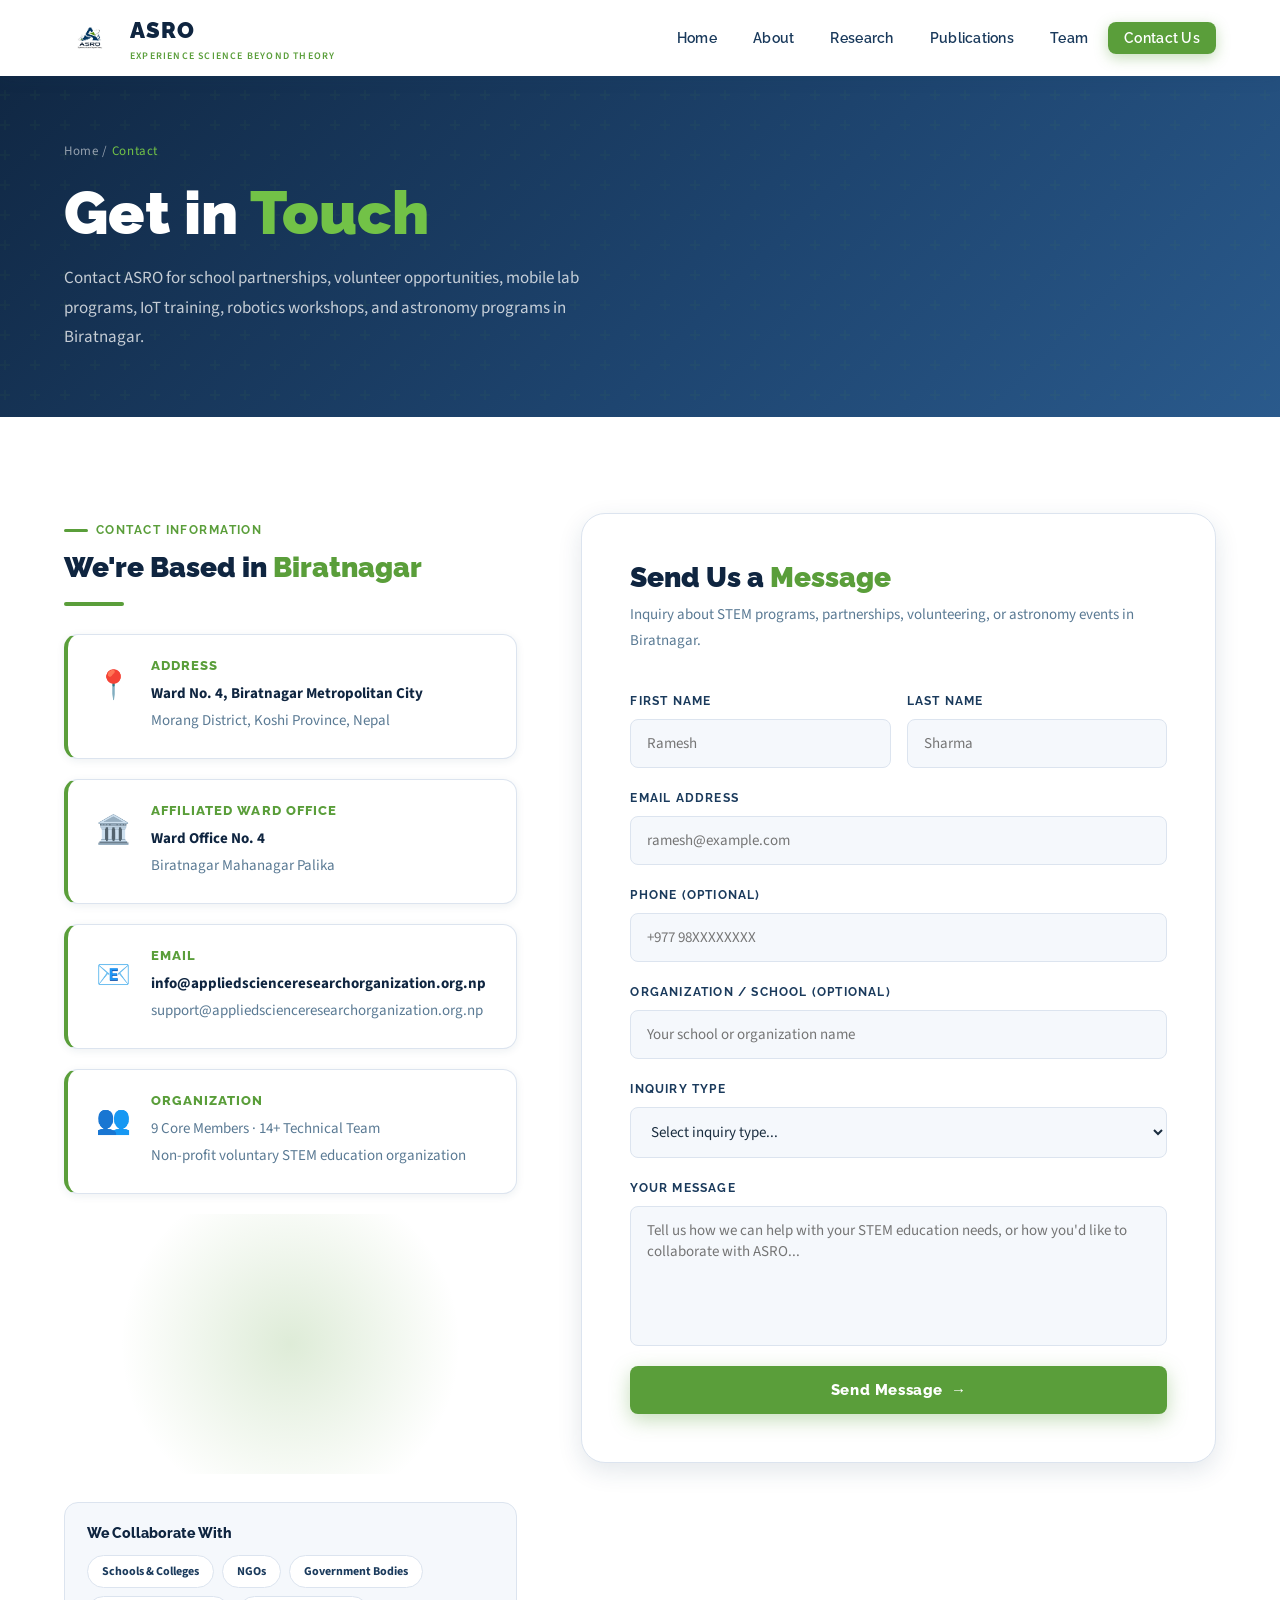
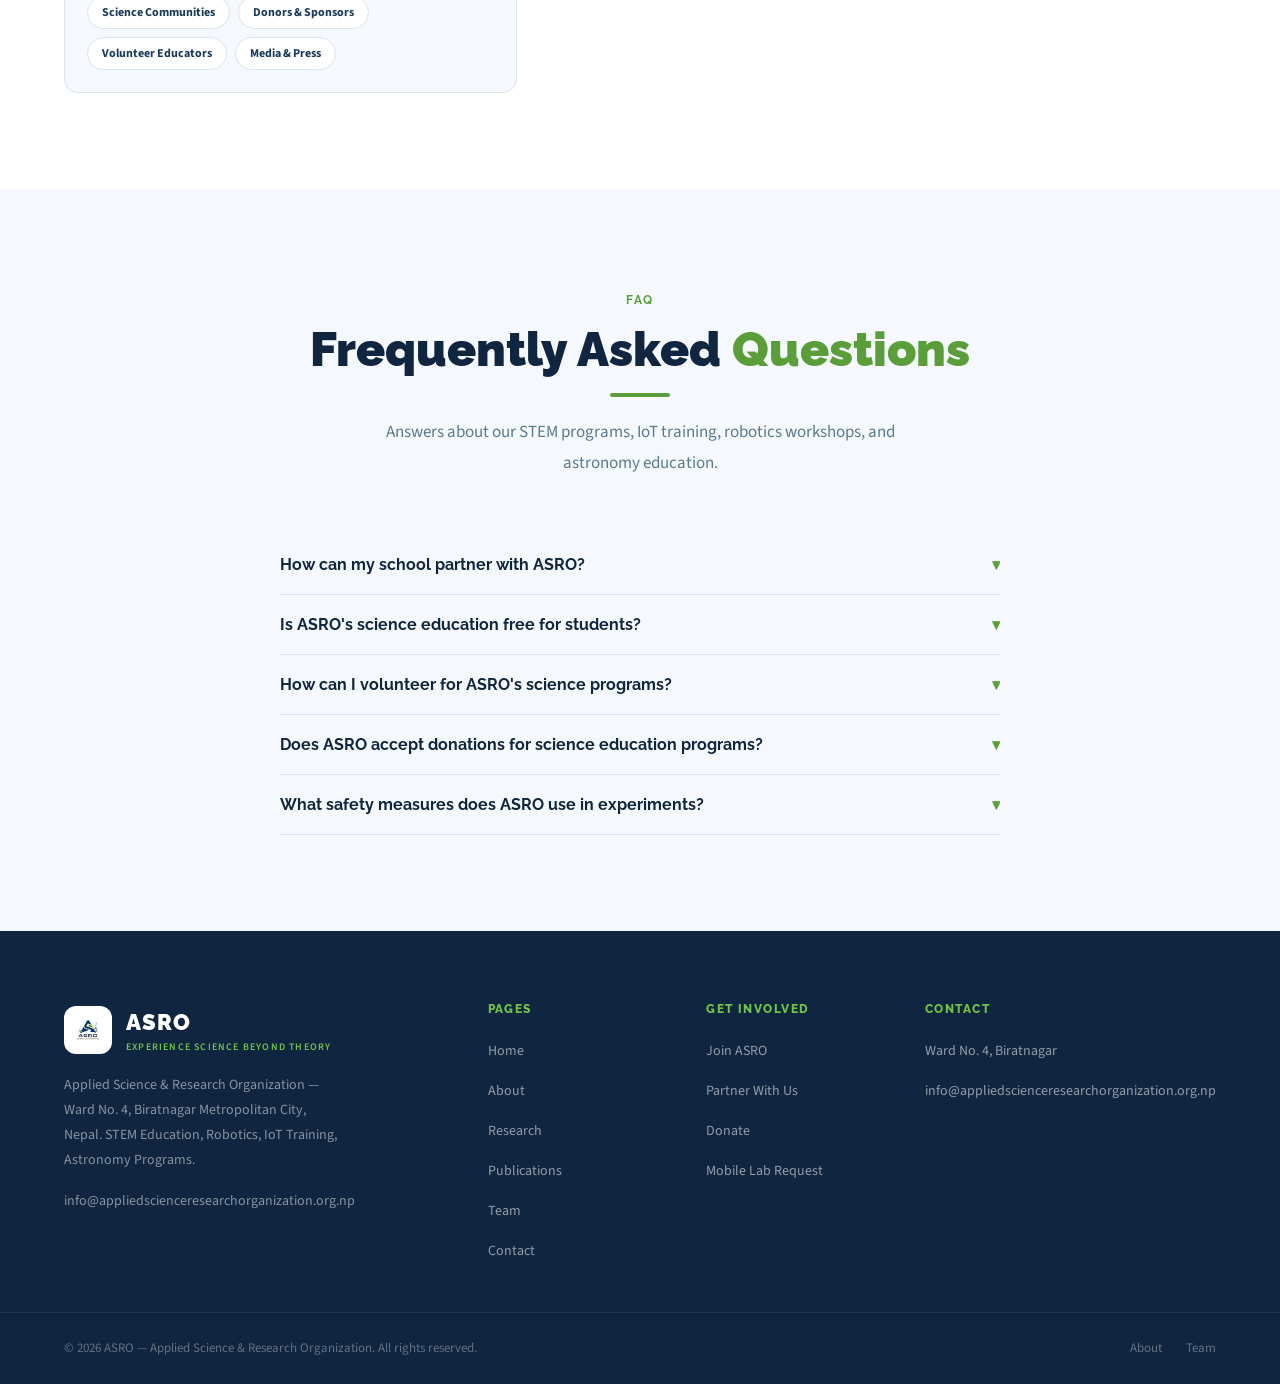
<file: contact.html>
<!DOCTYPE html>
<html lang="en">
<head>
<meta charset="UTF-8">
<meta name="viewport" content="width=device-width, initial-scale=1.0">
<meta name="description" content="Contact ASRO (Applied Science & Research Organization) in Biratnagar, Nepal for school partnerships, volunteering, donations, mobile lab programs, IoT training, robotics workshops, and astronomy programs.">
<meta name="keywords" content="contact ASRO Biratnagar, Science Education Nepal contact, STEM Education Nepal partnership, Research Organization Nepal collaboration, Applied Science Nepal programs, STEM Programs Nepal inquiry, Science Training Nepal request, Technology Education Nepal contact, Innovation Hub Nepal partnership, STEM Learning Nepal programs, Youth Research Nepal contact, Scientific Research Nepal collaboration, Science Workshops Nepal booking, Science Organization Nepal inquiry, STEM Organization Nepal programs, Practical Science Education Nepal, Hands-on Science Learning Nepal, Community Science Programs Nepal, Student Research Programs contact, Science Awareness Nepal events, Science Innovation Nepal partnership, IoT Training Nepal contact, Internet of Things Nepal programs, IoT Education Nepal workshops, IoT Workshop Nepal booking, Arduino Training Nepal, ESP32 Projects Nepal, Smart Agriculture Nepal, Smart Home Automation Nepal, IoT Research Nepal inquiry, Robotics Nepal contact, Robotics Training Nepal programs, Robotics Workshop Nepal booking, Robotics Education Nepal, STEM Robotics Nepal, Arduino Robotics Nepal, Student Robotics Projects, Robot Building Nepal, Robotics Camp Nepal, Astronomy Nepal programs, Telescope Observation Nepal events, Astronomy Workshop Nepal booking, Space Science Nepal programs, Astronomy Education Nepal, Stargazing Nepal events, Astronomy Club Nepal, Space Awareness Nepal programs, Ward No. 4 Biratnagar contact, mobile lab Koshi Province, VR science Nepal, hands-on science learning Nepal, volunteer STEM Nepal, donate science education Nepal">
<meta name="author" content="ASRO - Applied Science & Research Organization">
<meta name="robots" content="index, follow">
<meta property="og:title" content="Contact ASRO Nepal | STEM Education & Research Partnership Inquiry">
<meta property="og:description" content="Contact ASRO for school partnerships, volunteering, mobile lab programs, IoT training, robotics workshops, and astronomy programs in Biratnagar, Nepal.">
<meta property="og:image" content="https://asro-website.com/logo.png">
<meta property="og:url" content="https://asro-website.com/contact.html">
<meta property="og:type" content="website">
<meta property="og:site_name" content="ASRO Nepal">
<meta property="og:locale" content="en_NP">
<meta name="twitter:card" content="summary_large_image">
<meta name="twitter:title" content="Contact ASRO Nepal | STEM Education & Research Partnership Inquiry">
<meta name="twitter:description" content="Contact ASRO for school partnerships, volunteering, mobile lab programs, IoT training, robotics workshops, and astronomy programs in Biratnagar, Nepal.">
<meta name="twitter:image" content="https://asro-website.com/logo.png">
<link rel="canonical" href="https://asro-website.com/contact.html">
<script type="application/ld+json">
{
  "@context": "https://schema.org",
  "@type": "FAQPage",
  "mainEntity": [
    {
      "@type": "Question",
      "name": "How can my school partner with ASRO for STEM programs?",
      "acceptedAnswer": {
        "@type": "Answer",
        "text": "Schools can partner with ASRO for STEM education programs including IoT training, robotics workshops, astronomy observation, and mobile lab visits. Contact us via the form or email to schedule hands-on science learning for your students."
      }
    },
    {
      "@type": "Question",
      "name": "Is ASRO's science education free for students?",
      "acceptedAnswer": {
        "@type": "Answer",
        "text": "ASRO's programs are designed to be affordable. Mobile lab sessions cost Rs. 55 per student. Some community astronomy events and science workshops are completely free. We believe cost should never be a barrier to STEM education."
      }
    },
    {
      "@type": "Question",
      "name": "How can I volunteer for ASRO's science programs?",
      "acceptedAnswer": {
        "@type": "Answer",
        "text": "We welcome passionate individuals who share our mission for STEM education in Nepal. Contact us via the form to join our team as a science educator, robotics mentor, IoT trainer, or astronomy guide. We seek science enthusiasts and educators."
      }
    },
    {
      "@type": "Question",
      "name": "Does ASRO accept donations for science education programs?",
      "acceptedAnswer": {
        "@type": "Answer",
        "text": "Yes! As a non-profit, ASRO relies on community support to fund equipment, mobile lab operations, robotics kits, and IoT training programs. Please contact us to contribute to hands-on science education for Nepali students."
      }
    },
    {
      "@type": "Question",
      "name": "What safety measures does ASRO use in experiments?",
      "acceptedAnswer": {
        "@type": "Answer",
        "text": "All ASRO experiments follow strict safety protocols. Chemical experiments require mandatory gloves and goggles. IoT training uses safe, low-voltage components. VR content is educational and curated. Robotics workshops have trained supervision. Student safety is our highest priority."
      }
    },
    {
      "@type": "Question",
      "name": "What is the mobile lab program fee in Biratnagar?",
      "acceptedAnswer": {
        "@type": "Answer",
        "text": "ASRO's mobile lab program brings STEM education directly to schools at just Rs. 55 per student. This includes hands-on experiments with scientific instruments, IoT kits, and robotics equipment."
      }
    }
  ]
}
</script>
<title>Contact ASRO Nepal | STEM Education & Research Partnership Inquiry</title>
<link rel="icon" type="image/png" href="logo.png">
<link rel="stylesheet" href="style.css">
<style>
.contact-grid {
  display: grid; grid-template-columns: 1fr 1.4fr; gap: 64px; align-items: flex-start;
}
.contact-info { display: flex; flex-direction: column; gap: 20px; }
.contact-card {
  background: white; border: 1px solid var(--gray-200); border-radius: var(--radius-md);
  padding: 24px 28px; box-shadow: var(--shadow-sm);
  display: flex; gap: 20px; align-items: flex-start; transition: .25s;
  border-left: 4px solid var(--green);
}
.contact-card:hover { transform: translateX(4px); box-shadow: var(--shadow-md); }
.contact-icon { font-size: 28px; flex-shrink: 0; margin-top: 2px; }
.contact-card h4 {
  font-family: 'Raleway', sans-serif; font-weight: 800; font-size: 13px;
  text-transform: uppercase; letter-spacing: 0.08em; color: var(--green); margin-bottom: 6px;
}
.contact-card p { color: var(--muted); font-size: 15px; line-height: 1.8; }
.contact-card strong { color: var(--navy-dark); }

.map-placeholder {
  background: linear-gradient(135deg, var(--navy-dark), var(--navy-mid));
  border-radius: var(--radius-md); height: 220px; overflow: hidden;
  display: grid; place-items: center; position: relative; margin-top: 20px;
}
.map-placeholder::before {
  content: ''; position: absolute; inset: 0;
  background: radial-gradient(circle at 50% 50%, rgba(90,158,58,0.2) 0%, transparent 65%);
}
.map-label {
  position: relative; z-index: 1; text-align: center;
  color: white;
}
.map-label .icon { font-size: 36px; margin-bottom: 8px; }
.map-label h4 { font-size: 16px; font-weight: 800; }
.map-label p { font-size: 13px; color: rgba(255,255,255,0.6); margin-top: 4px; }

/* FORM */
.contact-form-wrap {
  background: white; border: 1px solid var(--gray-200); border-radius: var(--radius-lg);
  padding: 48px; box-shadow: var(--shadow-md);
}
.form-header { margin-bottom: 36px; }
.form-header h2 { font-size: 28px; font-weight: 900; color: var(--navy-dark); margin-bottom: 8px; }
.form-header h2 span { color: var(--green); }
.form-header p { color: var(--muted); font-size: 15px; }

.form-group { display: flex; flex-direction: column; gap: 7px; }
.form-group label {
  font-family: 'Raleway', sans-serif; font-weight: 700; font-size: 12px;
  text-transform: uppercase; letter-spacing: 0.1em; color: var(--navy);
}
.form-group input,
.form-group textarea,
.form-group select {
  background: var(--off-white); border: 1.5px solid var(--gray-200);
  border-radius: var(--radius-sm); padding: 13px 16px;
  color: var(--text); font-family: 'Source Sans 3', sans-serif; font-size: 15px;
  transition: .22s; outline: none; resize: none;
}
.form-group input:focus,
.form-group textarea:focus,
.form-group select:focus {
  border-color: var(--green); background: white;
  box-shadow: 0 0 0 4px rgba(90,158,58,0.1);
}
.form-group textarea { height: 140px; }
.form-row { display: grid; grid-template-columns: 1fr 1fr; gap: 16px; }
.form-grid { display: flex; flex-direction: column; gap: 20px; }

.submit-btn {
  width: 100%; padding: 15px; background: var(--green);
  color: white; font-family: 'Raleway', sans-serif; font-weight: 800; font-size: 15px;
  border-radius: var(--radius-sm); border: none; cursor: pointer;
  letter-spacing: 0.04em; transition: .25s;
  box-shadow: 0 6px 20px rgba(90,158,58,0.35);
  display: flex; align-items: center; justify-content: center; gap: 8px;
}
.submit-btn:hover { background: var(--green-light); transform: translateY(-2px); box-shadow: 0 10px 28px rgba(90,158,58,0.45); }

.success-banner {
  display: none; background: var(--green-pale); border: 1px solid rgba(90,158,58,0.3);
  border-radius: var(--radius-sm); padding: 16px 20px;
  color: var(--green); font-weight: 600; font-size: 15px;
  align-items: center; gap: 10px; margin-top: 16px;
}

/* Collab chips */
.collab-section {
  margin-top: 28px; padding: 22px; background: var(--off-white);
  border: 1px solid var(--gray-200); border-radius: var(--radius-md);
}
.collab-section h4 { font-family: 'Raleway', sans-serif; font-weight: 800; font-size: 14px; color: var(--navy-dark); margin-bottom: 14px; }
.chip-row { display: flex; flex-wrap: wrap; gap: 8px; }
.chip {
  font-size: 12px; font-weight: 700; padding: 5px 14px; border-radius: 100px;
  background: white; border: 1.5px solid var(--gray-200); color: var(--navy);
  transition: .2s;
}
.chip:hover { border-color: var(--green); color: var(--green); }

/* FAQ */
.faq-list { display: flex; flex-direction: column; gap: 0; margin-top: 48px; }
.faq-item {
  border-bottom: 1px solid var(--gray-200); overflow: hidden;
}
.faq-q {
  width: 100%; text-align: left; padding: 20px 0;
  font-family: 'Raleway', sans-serif; font-weight: 700; font-size: 16px;
  color: var(--navy-dark); background: none; border: none; cursor: pointer;
  display: flex; justify-content: space-between; align-items: center; gap: 16px;
  transition: color .2s;
}
.faq-q:hover { color: var(--green); }
.faq-q .arrow { transition: transform .3s; flex-shrink: 0; color: var(--green); }
.faq-item.open .faq-q .arrow { transform: rotate(180deg); }
.faq-a { max-height: 0; overflow: hidden; transition: max-height .3s ease; }
.faq-a p { padding: 0 0 20px; color: var(--muted); font-size: 15px; line-height: 1.8; }
.faq-item.open .faq-a { max-height: 200px; }

@media (max-width: 900px) {
  .contact-grid { grid-template-columns: 1fr; }
}
@media (max-width: 540px) {
  .form-row { grid-template-columns: 1fr; }
  .contact-form-wrap { padding: 28px; }
}
</style>
</head>
<body>

<header>
<nav id="mainNav">
  <a href="index.html" class="nav-logo">
    <img src="logo.png" alt="ASRO Logo - STEM Education Nepal">
    <div class="nav-logo-text">
      <span class="nav-logo-name">ASRO</span>
      <span class="nav-logo-tagline">Experience Science Beyond Theory</span>
    </div>
  </a>
  <ul class="nav-links">
    <li><a href="index.html">Home</a></li>
    <li><a href="about.html">About</a></li>
    <li><a href="research.html">Research</a></li>
    <li><a href="publications.html">Publications</a></li>
    <li><a href="team.html">Team</a></li>
    <li><a href="contact.html" class="nav-cta active">Contact Us</a></li>
  </ul>
  <div class="hamburger">
    <span></span><span></span><span></span>
  </div>
</nav>
</header>

<main>
<div class="page-hero">
  <div class="page-hero-content">
    <div class="breadcrumb">Home / <span>Contact</span></div>
    <h1>Get in <span>Touch</span></h1>
    <p>Contact ASRO for school partnerships, volunteer opportunities, mobile lab programs, IoT training, robotics workshops, and astronomy programs in Biratnagar.</p>
  </div>
</div>

<section class="section">
  <div class="contact-grid">

    <!-- INFO -->
    <div>
      <div class="tag">Contact Information</div>
      <h2 class="section-title" style="font-size:28px;">We're Based in <span>Biratnagar</span></h2>
      <div class="divider" style="margin-bottom:28px;"></div>

      <div class="contact-info">
        <div class="contact-card reveal">
          <div class="contact-icon">📍</div>
          <div>
            <h4>Address</h4>
            <p><strong>Ward No. 4, Biratnagar Metropolitan City</strong><br>Morang District, Koshi Province, Nepal</p>
          </div>
        </div>
        <div class="contact-card reveal" data-delay="80">
          <div class="contact-icon">🏛️</div>
          <div>
            <h4>Affiliated Ward Office</h4>
            <p><strong>Ward Office No. 4</strong><br>Biratnagar Mahanagar Palika</p>
          </div>
        </div>
        <div class="contact-card reveal" data-delay="160">
          <div class="contact-icon">📧</div>
          <div>
            <h4>Email</h4>
            <p><strong><a href="mailto:info@appliedscienceresearchorganization.org.np?subject=Inquiry%20to%20Applied%20Science%20Research%20Organization%20(ASRO)&body=Dear%20ASRO%20Team,%0A%0AI%20hope%20this%20message%20finds%20you%20well.%0A%0AI%20would%20like%20to%20inquire%20about%20your%20STEM%20programs%2C%20robotics%20training%2C%20IoT%20education%2C%20astronomy%20workshops%2C%20or%20mobile%20lab%20services.%0A%0APlease%20provide%20me%20with%20the%20relevant%20information%20at%20your%20earliest%20convenience.%0A%0AThank%20you%20for%20your%20time%20and%20assistance.%0A%0AKind%20Regards,%0A[Your%20Name]">info@appliedscienceresearchorganization.org.np</a></strong>
              <br><a href="mailto:support@appliedscienceresearchorganization.org.np?subject=ASRO%20Support%20Request&body=Dear%20ASRO%20Support%20Team,%0A%0AI%20am%20contacting%20you%20regarding%20a%20support%20request%20and%20would%20appreciate%20your%20assistance.%0A%0AIssue%2FRequest%20Details%3A%0A%5BPlease%20describe%20your%20issue%20or%20request%20here%5D%0A%0AAdditional%20Information%3A%0A%5BInclude%20any%20relevant%20details%2C%20screenshots%2C%20error%20messages%2C%20or%20reference%20numbers%5D%0A%0AThank%20you%20for%20your%20assistance.%0A%0AKind%20Regards%2C%0A%5BYour%20Name%5D">support@appliedscienceresearchorganization.org.np</a>
              </p>
          </div>
        </div>
        <div class="contact-card reveal" data-delay="240">
          <div class="contact-icon">👥</div>
          <div>
            <h4>Organization</h4>
            <p>9 Core Members · 14+ Technical Team<br>Non-profit voluntary STEM education organization</p>
          </div>
        </div>
      </div>

      <div class="map-placeholder reveal" data-delay="300" style="overflow:hidden; border-radius:var(--radius-md); height:260px; background:none;">
        <iframe src="https://www.google.com/maps/embed?pb=!1m18!1m12!1m3!1d3571.058936635362!2d87.26760316250673!3d26.4860471693577!2m3!1f0!2f0!3f0!3m2!1i1024!2i768!4f13.1!3m3!1m2!1s0x39ef75a625776e65%3A0xd57487b272fab1ca!2sASRO%20Nepal!5e0!3m2!1sen!2snp!4v1781365427494!5m2!1sen!2snp" width="100%" height="260" style="border:0; display:block;" allowfullscreen="" loading="lazy" referrerpolicy="no-referrer-when-downgrade"></iframe>
      </div>

      <div class="collab-section reveal" data-delay="350">
        <h4>We Collaborate With</h4>
        <div class="chip-row">
          <span class="chip">Schools &amp; Colleges</span>
          <span class="chip">NGOs</span>
          <span class="chip">Government Bodies</span>
          <span class="chip">Science Communities</span>
          <span class="chip">Donors &amp; Sponsors</span>
          <span class="chip">Volunteer Educators</span>
          <span class="chip">Media &amp; Press</span>
        </div>
      </div>
    </div>

    <!-- FORM -->
    <div class="contact-form-wrap reveal" data-delay="100">
      <div class="form-header">
        <h2>Send Us a <span>Message</span></h2>
        <p>Inquiry about STEM programs, partnerships, volunteering, or astronomy events in Biratnagar.</p>
      </div>
      <div class="form-grid">
        <div class="form-row">
          <div class="form-group">
            <label>First Name</label>
            <input type="text" placeholder="Ramesh" id="fname">
          </div>
          <div class="form-group">
            <label>Last Name</label>
            <input type="text" placeholder="Sharma" id="lname">
          </div>
        </div>
        <div class="form-group">
          <label>Email Address</label>
          <input type="email" placeholder="ramesh@example.com" id="email">
        </div>
        <div class="form-group">
          <label>Phone (Optional)</label>
          <input type="tel" placeholder="+977 98XXXXXXXX">
        </div>
        <div class="form-group">
          <label>Organization / School (Optional)</label>
          <input type="text" placeholder="Your school or organization name">
        </div>
        <div class="form-group">
          <label>Inquiry Type</label>
          <select>
            <option value="">Select inquiry type...</option>
            <option>School Partnership - STEM Programs</option>
            <option>Mobile Lab Request - IoT Training</option>
            <option>Robotics Workshop Inquiry</option>
            <option>Astronomy Program Booking</option>
            <option>Volunteer / Join ASRO</option>
            <option>Donation / Sponsorship</option>
            <option>General Enquiry</option>
            <option>Media / Press</option>
            <option>Ward / Government Collaboration</option>
            <option>Other</option>
          </select>
        </div>
        <div class="form-group">
          <label>Your Message</label>
          <textarea placeholder="Tell us how we can help with your STEM education needs, or how you'd like to collaborate with ASRO..." id="message"></textarea>
        </div>
        <button class="submit-btn" onclick="handleSubmit()">
          Send Message <span>→</span>
        </button>
        <div class="success-banner" id="successBanner">
          Thank you! Your message has been sent. We'll get back to you within 2–3 working days.
        </div>
      </div>
    </div>
  </div>
</section>

<!-- FAQ -->
<section class="section section-alt">
  <div class="section-header centered">
    <div class="tag">FAQ</div>
    <h2 class="section-title">Frequently Asked <span>Questions</span></h2>
    <div class="divider centered"></div>
    <p class="section-sub" style="margin-top:20px;">Answers about our STEM programs, IoT training, robotics workshops, and astronomy education.</p>
  </div>
  <div style="max-width:720px;margin:0 auto;">
    <div class="faq-list">
      <div class="faq-item">
        <button class="faq-q" onclick="toggleFaq(this)">How can my school partner with ASRO? <span class="arrow">▾</span></button>
        <div class="faq-a"><p>Schools can partner with ASRO for STEM education programs including IoT training, robotics workshops, astronomy observation, and mobile lab visits. Contact us via the form or email to schedule hands-on science learning for your students.</p></div>
      </div>
      <div class="faq-item">
        <button class="faq-q" onclick="toggleFaq(this)">Is ASRO's science education free for students? <span class="arrow">▾</span></button>
        <div class="faq-a"><p>ASRO's programs are designed to be affordable. Mobile lab sessions cost Rs. 55 per student. Some community astronomy events and science workshops are completely free. We believe cost should never be a barrier to STEM education.</p></div>
      </div>
      <div class="faq-item">
        <button class="faq-q" onclick="toggleFaq(this)">How can I volunteer for ASRO's science programs? <span class="arrow">▾</span></button>
        <div class="faq-a"><p>We welcome passionate individuals who share our mission for STEM education in Nepal. Contact us via the form to join our team as a science educator, robotics mentor, IoT trainer, or astronomy guide. We seek science enthusiasts and educators.</p></div>
      </div>
      <div class="faq-item">
        <button class="faq-q" onclick="toggleFaq(this)">Does ASRO accept donations for science education programs? <span class="arrow">▾</span></button>
        <div class="faq-a"><p>Yes! As a non-profit, ASRO relies on community support to fund equipment, mobile lab operations, robotics kits, and IoT training programs. Please contact us to contribute to hands-on science education for Nepali students.</p></div>
      </div>
      <div class="faq-item">
        <button class="faq-q" onclick="toggleFaq(this)">What safety measures does ASRO use in experiments? <span class="arrow">▾</span></button>
        <div class="faq-a"><p>All ASRO experiments follow strict safety protocols. Chemical experiments require mandatory gloves and goggles. IoT training uses safe, low-voltage components. VR content is educational and curated. Robotics workshops have trained supervision. Student safety is our highest priority.</p></div>
      </div>
    </div>
  </div>
</section>
</main>

<footer>
  <div class="footer-main">
    <div class="footer-brand">
      <div class="nav-logo">
        <img src="logo.png" alt="ASRO Nepal - STEM Research Organization" style="height:48px;">
        <div class="nav-logo-text"><span class="nav-logo-name">ASRO</span><span class="nav-logo-tagline">Experience Science Beyond Theory</span></div>
      </div>
      <p>Applied Science & Research Organization — Ward No. 4, Biratnagar Metropolitan City, Nepal. STEM Education, Robotics, IoT Training, Astronomy Programs.</p>
      <p>info@appliedscienceresearchorganization.org.np</p>
    </div>
    <div class="footer-col"><h5>Pages</h5><ul><li><a href="index.html">Home</a></li><li><a href="about.html">About</a></li><li><a href="research.html">Research</a></li><li><a href="publications.html">Publications</a></li><li><a href="team.html">Team</a></li><li><a href="contact.html">Contact</a></li></ul></div>
    <div class="footer-col"><h5>Get Involved</h5><ul><li><a href="#">Join ASRO</a></li><li><a href="#">Partner With Us</a></li><li><a href="#">Donate</a></li><li><a href="#">Mobile Lab Request</a></li></ul></div>
    <div class="footer-col"><h5>Contact</h5><ul><li><a href="#">Ward No. 4, Biratnagar</a></li><li><a href="mailto:info@appliedscienceresearchorganization.org.np">info@appliedscienceresearchorganization.org.np</a></li></ul></div>
  </div>
  <div class="footer-bottom">
    <p>© 2026 ASRO — Applied Science & Research Organization. All rights reserved.</p>
    <div class="footer-bottom-links"><a href="about.html">About</a><a href="team.html">Team</a></div>
  </div>
</footer>

<script src="main.js"></script>
<script>
function toggleFaq(btn) {
  const item = btn.closest('.faq-item');
  const isOpen = item.classList.contains('open');
  document.querySelectorAll('.faq-item').forEach(i => i.classList.remove('open'));
  if (!isOpen) item.classList.add('open');
}

function handleSubmit() {
  const fname = document.getElementById('fname').value.trim();
  const email = document.getElementById('email').value.trim();
  const message = document.getElementById('message').value.trim();
  if (!fname || !email || !message) {
    alert('Please fill in your name, email, and message before sending.');
    return;
  }
  const banner = document.getElementById('successBanner');
  banner.style.display = 'flex';
  banner.scrollIntoView({ behavior: 'smooth', block: 'nearest' });
}
</script>
</body>
</html>
</file>
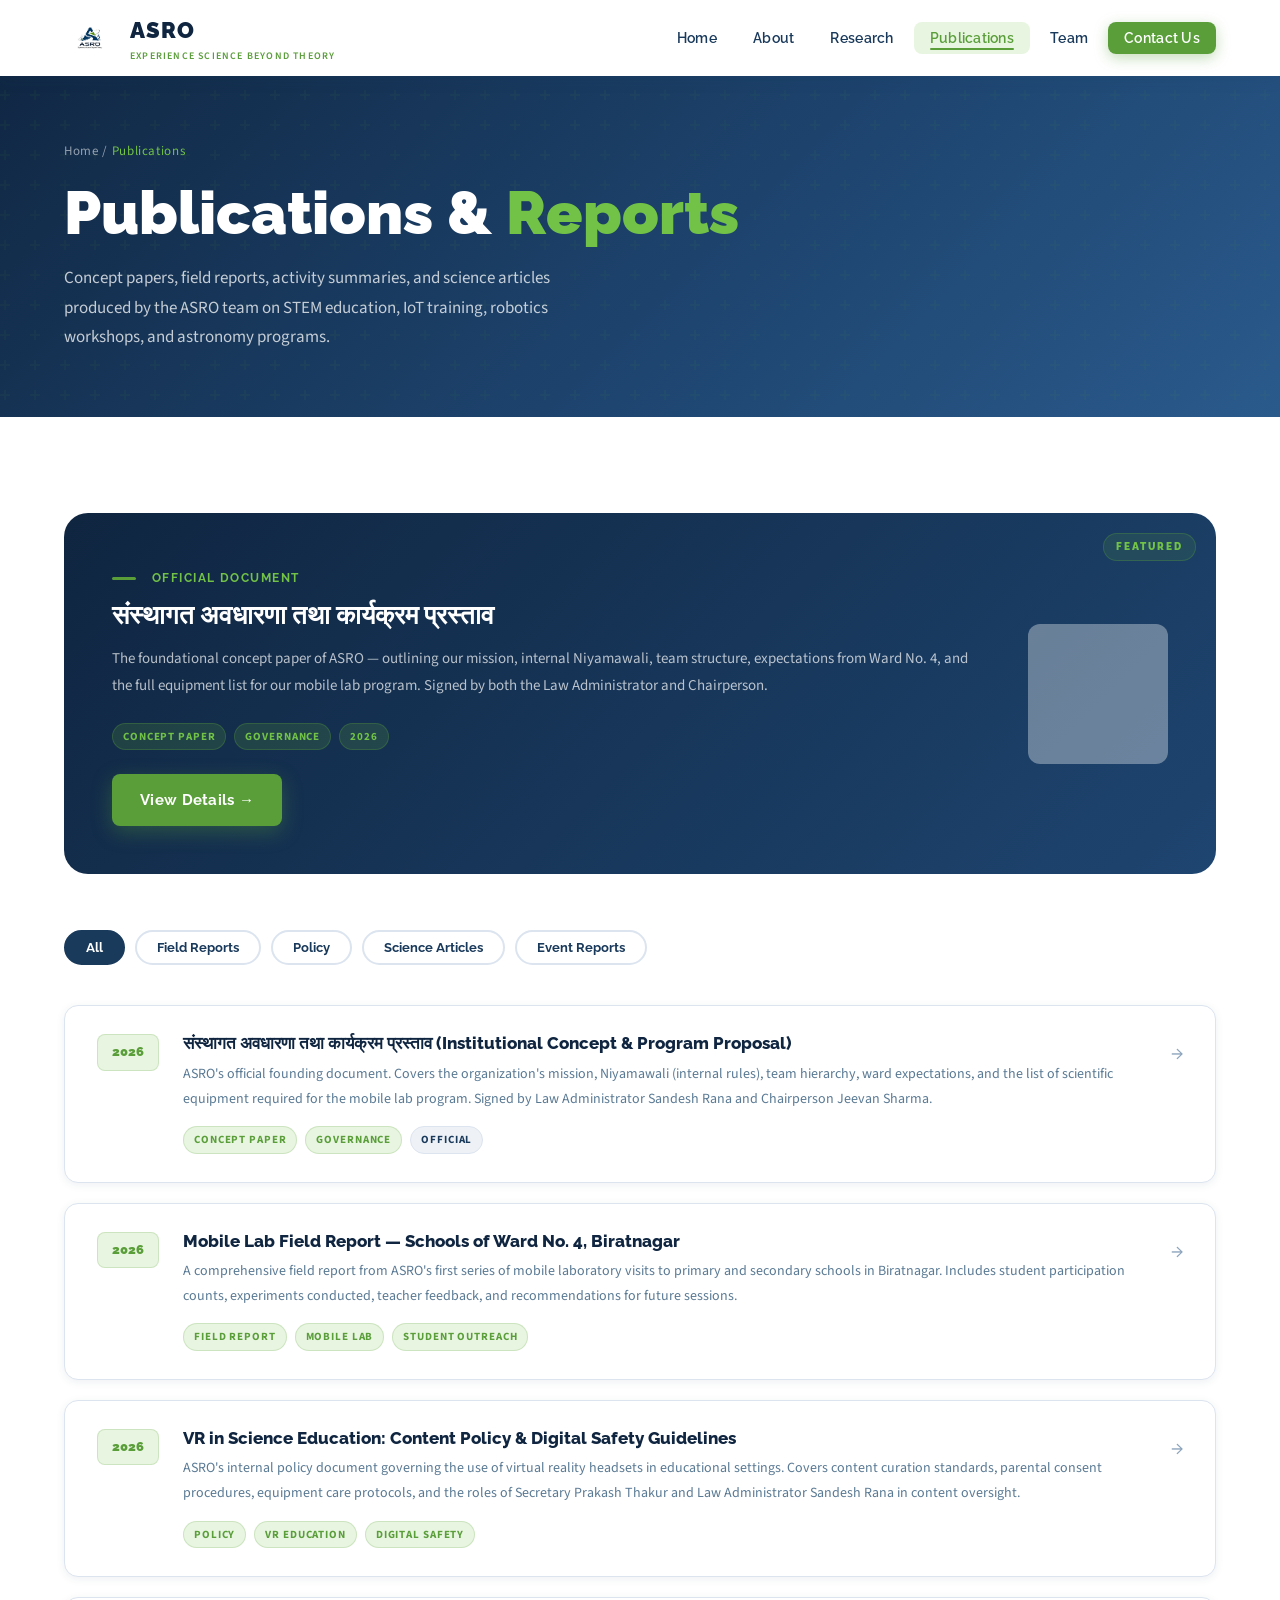
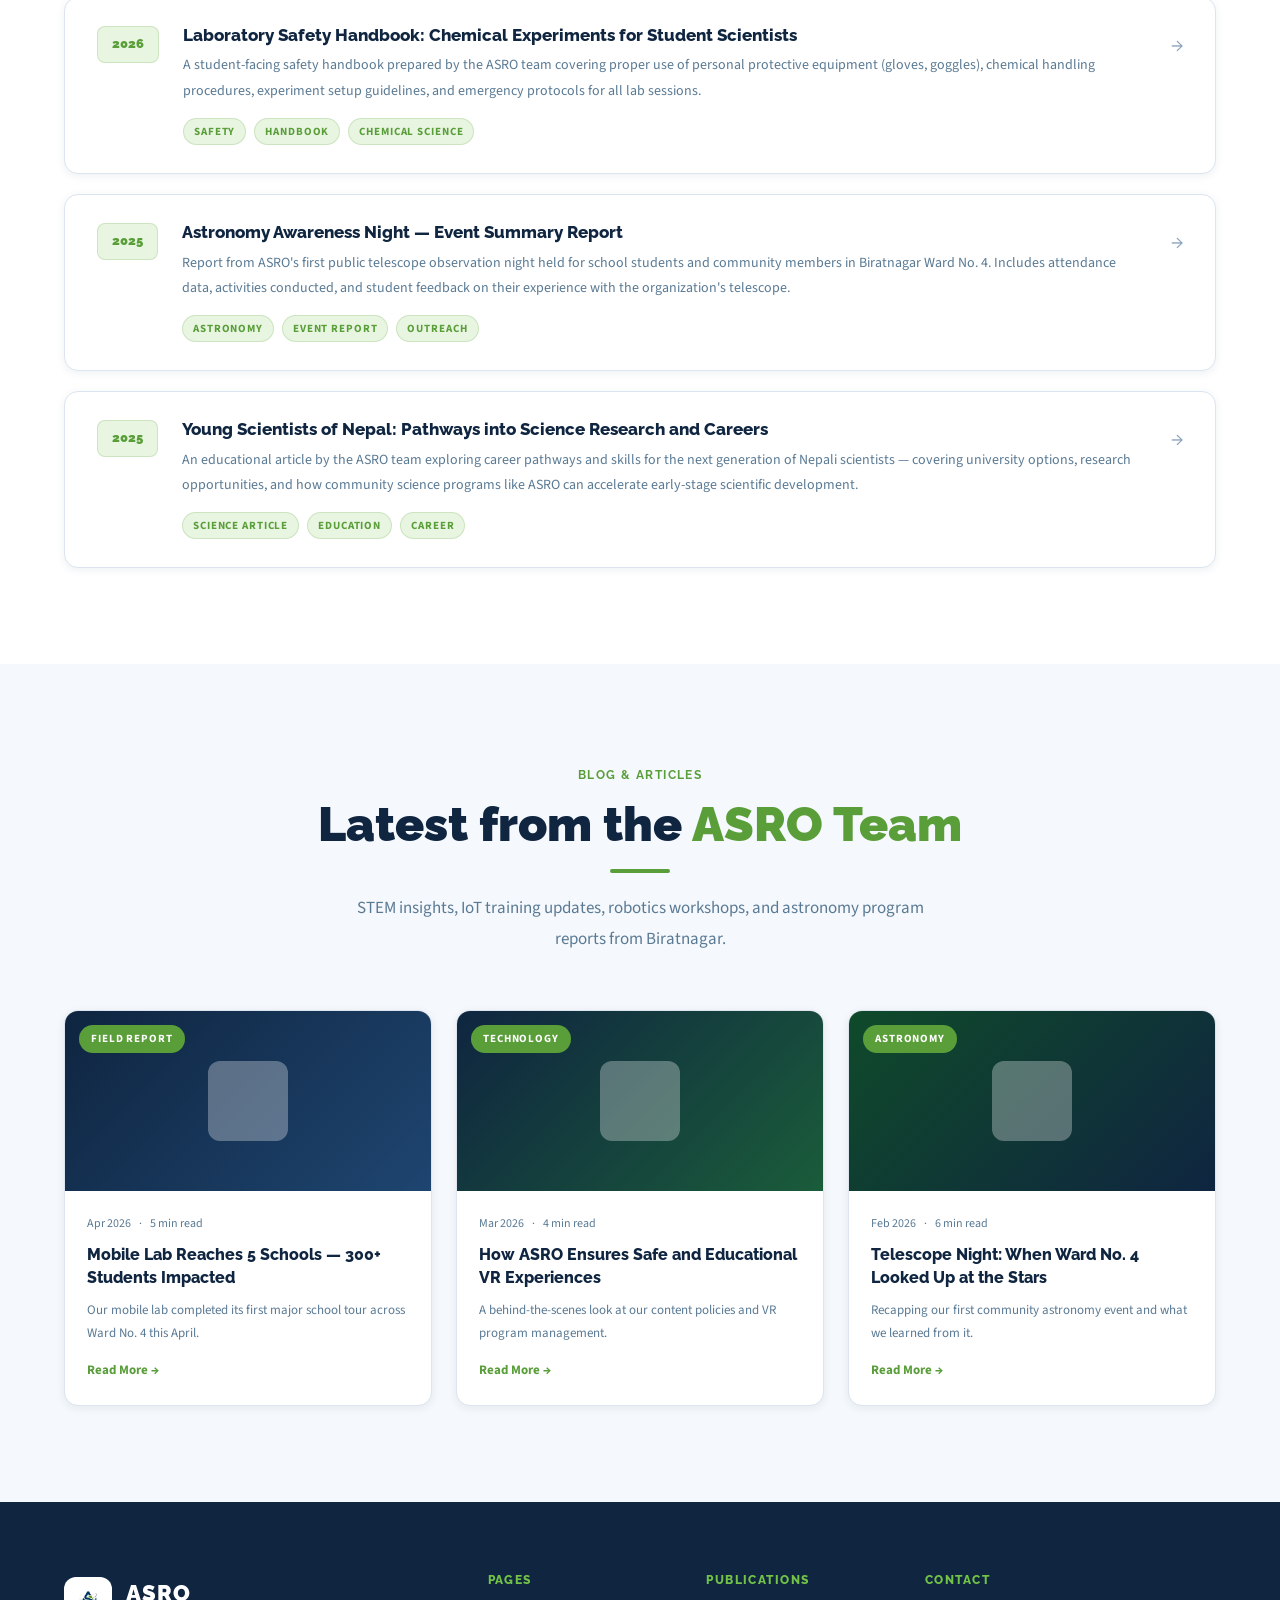
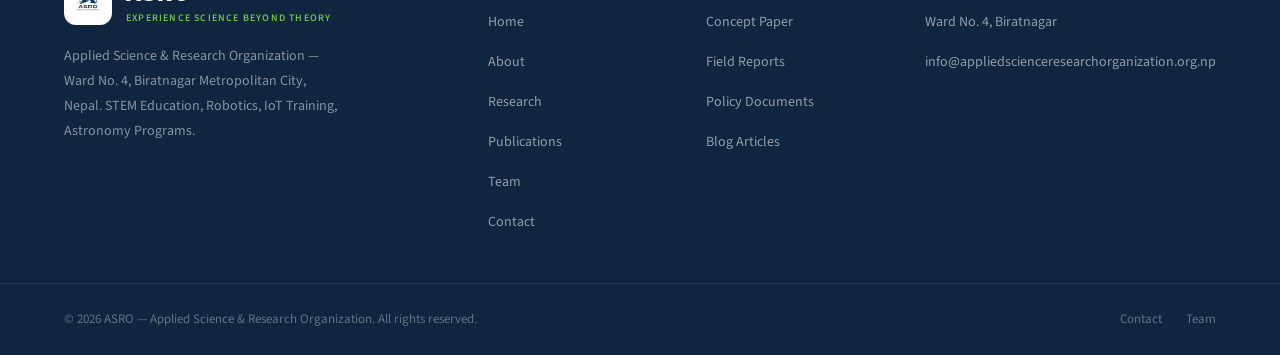
<file: publications.html>
<!DOCTYPE html>
<html lang="en">
<head>
<meta charset="UTF-8">
<meta name="viewport" content="width=device-width, initial-scale=1.0">
<meta name="description" content="Explore ASRO's publications, field reports, and insights on STEM education in Biratnagar, Nepal. Read about our robotics, IoT training, astronomy workshops, and hands-on science programs for students.">
<meta name="keywords" content="ASRO publications Biratnagar, Science Education Nepal publications, STEM Education Nepal research, Research Organization Nepal publications, IoT Training Nepal reports, Robotics Nepal case studies, Astronomy Workshop Nepal findings, Science Workshops Nepal insights, Student Research Projects Nepal, Research Publication Nepal, Scientific Research Projects, Applied Research Nepal, Innovation Research Nepal, STEM Research Nepal, Academic Research Nepal, Science Articles Nepal, Field Reports Biratnagar, Mobile Lab Reports Nepal, VR Education Nepal studies, Chemical Safety Nepal handbook, Telescope Observation Nepal events, Science Innovation Programs for Youth, Student Research Opportunities in Nepal, Practical Science Learning for Students, Hands-on STEM Programs in Nepal, Robotics and IoT Training in Nepal, Science Research Organization in Biratnagar, Technology and Innovation Education Nepal, Research Publication Biratnagar">
<meta name="author" content="ASRO - Applied Science & Research Organization">
<meta name="robots" content="index, follow">
<meta property="og:title" content="Publications — ASRO | STEM Research & Science Innovation Nepal">
<meta property="og:description" content="Read ASRO's research publications, field reports, and insights on STEM education, IoT training, robotics workshops, and astronomy programs in Biratnagar, Nepal.">
<meta property="og:image" content="https://asro-website.com/logo.png">
<meta property="og:url" content="https://asro-website.com/publications.html">
<meta property="og:type" content="website">
<meta property="og:site_name" content="ASRO Nepal">
<meta property="og:locale" content="en_NP">
<meta name="twitter:card" content="summary_large_image">
<meta name="twitter:title" content="Publications — ASRO | STEM Research & Science Innovation Nepal">
<meta name="twitter:description" content="Read ASRO's research publications, field reports, and insights on STEM education, IoT training, robotics workshops, and astronomy programs in Biratnagar, Nepal.">
<meta name="twitter:image" content="https://asro-website.com/logo.png">
<link rel="canonical" href="https://asro-website.com/publications.html">
<title>Publications — ASRO | STEM Research & Science Innovation Nepal</title>
<link rel="icon" type="image/png" href="logo.png">
<link rel="stylesheet" href="style.css">
<style>
.filter-row {
  display: flex; gap: 10px; flex-wrap: wrap; margin-bottom: 40px;
}
.filter-btn {
  font-family: 'Raleway', sans-serif; font-weight: 700; font-size: 13px;
  padding: 8px 20px; border-radius: 100px; border: 2px solid var(--gray-200);
  background: white; color: var(--navy); cursor: pointer; transition: .22s;
}
.filter-btn:hover, .filter-btn.active {
  background: var(--navy); color: white; border-color: var(--navy);
}

.pub-list { display: flex; flex-direction: column; gap: 20px; }
.pub-item {
  background: white; border: 1px solid var(--gray-200); border-radius: var(--radius-md);
  padding: 28px 32px; display: flex; align-items: flex-start; gap: 24px;
  box-shadow: var(--shadow-sm); transition: .28s; cursor: pointer;
}
.pub-item:hover { transform: translateY(-3px); box-shadow: var(--shadow-lg); border-color: transparent; border-left: 4px solid var(--green); }
.pub-year {
  font-family: 'Raleway', sans-serif; font-weight: 900; font-size: 13px;
  color: var(--green); background: var(--green-pale);
  padding: 6px 14px; border-radius: var(--radius-sm); white-space: nowrap;
  border: 1px solid rgba(90,158,58,0.2);
}
.pub-content { flex: 1; }
.pub-content h3 { font-family: 'Raleway', sans-serif; font-weight: 800; font-size: 17px; color: var(--navy-dark); margin-bottom: 8px; }
.pub-content p { color: var(--muted); font-size: 14px; line-height: 1.8; }
.pub-tags { display: flex; gap: 8px; flex-wrap: wrap; margin-top: 14px; }
.pub-tag {
  font-size: 11px; font-weight: 700; text-transform: uppercase; letter-spacing: 0.08em;
  padding: 3px 10px; border-radius: 100px;
  background: var(--green-pale); color: var(--green); border: 1px solid rgba(90,158,58,0.2);
}
.pub-tag.navy { background: var(--gray-100); color: var(--navy); border-color: var(--gray-200); }
.pub-arrow {
  font-size: 20px; color: var(--gray-400); flex-shrink: 0; margin-top: 2px;
  transition: .22s;
}
.pub-item:hover .pub-arrow { color: var(--green); transform: translateX(4px); }

.featured-pub {
  background: linear-gradient(135deg, var(--navy-dark), var(--navy-mid));
  border-radius: var(--radius-lg); padding: 48px; margin-bottom: 56px;
  display: grid; grid-template-columns: 1fr auto; gap: 40px; align-items: center;
  position: relative; overflow: hidden;
}
.featured-pub::before {
  content: 'FEATURED'; position: absolute; top: 20px; right: 20px;
  font-family: 'Raleway', sans-serif; font-weight: 900; font-size: 10px;
  letter-spacing: 0.2em; color: var(--green-light);
  background: rgba(90,158,58,0.15); padding: 4px 12px; border-radius: 100px;
  border: 1px solid rgba(90,158,58,0.3);
}
.featured-pub h2 { font-size: 26px; font-weight: 900; color: white; margin-bottom: 14px; }
.featured-pub p { color: rgba(255,255,255,0.7); font-size: 15px; line-height: 1.8; margin-bottom: 24px; }
.featured-pub .pub-tag { background: rgba(90,158,58,0.2); color: var(--green-light); border-color: rgba(90,158,58,0.3); }
.featured-logo { width: 140px; opacity: 0.35; filter: brightness(0) invert(1); }

/* Blog articles */
.articles-grid {
  display: grid; grid-template-columns: repeat(auto-fill, minmax(320px, 1fr)); gap: 24px;
  margin-top: 48px;
}
.article-card {
  background: white; border: 1px solid var(--gray-200); border-radius: var(--radius-md);
  overflow: hidden; box-shadow: var(--shadow-sm); transition: .28s;
}
.article-card:hover { transform: translateY(-5px); box-shadow: var(--shadow-lg); border-color: transparent; }
.article-thumb {
  height: 180px; position: relative; overflow: hidden; display: grid; place-items: center;
}
.article-thumb-cat {
  position: absolute; top: 14px; left: 14px;
  background: var(--green); color: white; font-size: 11px; font-weight: 700;
  text-transform: uppercase; letter-spacing: 0.08em; padding: 4px 12px; border-radius: 100px;
}
.article-body { padding: 22px; }
.article-meta { font-size: 12px; color: var(--muted); margin-bottom: 10px; display: flex; gap: 8px; }
.article-card h3 { font-family: 'Raleway', sans-serif; font-weight: 800; font-size: 16px; color: var(--navy-dark); margin-bottom: 10px; line-height: 1.4; }
.article-card p { color: var(--muted); font-size: 13px; }
.read-more { display: inline-flex; align-items: center; gap: 6px; color: var(--green); font-weight: 700; font-size: 13px; margin-top: 14px; transition: gap .2s; }
.article-card:hover .read-more { gap: 10px; }

@media (max-width: 640px) {
  .featured-pub { grid-template-columns: 1fr; }
  .featured-logo { display: none; }
  .pub-item { flex-direction: column; }
}
</style>
</head>
<body>

<header>
<nav id="mainNav">
  <a href="index.html" class="nav-logo">
    <img src="logo.png" alt="ASRO Logo">
    <div class="nav-logo-text">
      <span class="nav-logo-name">ASRO</span>
      <span class="nav-logo-tagline">Experience Science Beyond Theory</span>
    </div>
  </a>
  <ul class="nav-links">
    <li><a href="index.html">Home</a></li>
    <li><a href="about.html">About</a></li>
    <li><a href="research.html">Research</a></li>
    <li><a href="publications.html" class="active">Publications</a></li>
    <li><a href="team.html">Team</a></li>
    <li><a href="contact.html" class="nav-cta">Contact Us</a></li>
  </ul>
  <div class="hamburger">
    <span></span><span></span><span></span>
  </div>
</nav>
</header>

<main>
<div class="page-hero">
  <div class="page-hero-content">
    <div class="breadcrumb">Home / <span>Publications</span></div>
    <h1>Publications &amp; <span>Reports</span></h1>
    <p>Concept papers, field reports, activity summaries, and science articles produced by the ASRO team on STEM education, IoT training, robotics workshops, and astronomy programs.</p>
  </div>
</div>

<section class="section">
  <!-- Featured -->
  <div class="featured-pub reveal">
    <div>
      <div class="tag" style="color:var(--green-light);margin-bottom:12px;"><span style="background:var(--green-light)"></span>Official Document</div>
      <h2>संस्थागत अवधारणा तथा कार्यक्रम प्रस्ताव</h2>
      <p>The foundational concept paper of ASRO — outlining our mission, internal Niyamawali, team structure, expectations from Ward No. 4, and the full equipment list for our mobile lab program. Signed by both the Law Administrator and Chairperson.</p>
      <div class="pub-tags" style="margin-bottom:24px;">
        <span class="pub-tag">Concept Paper</span>
        <span class="pub-tag">Governance</span>
        <span class="pub-tag">2026</span>
      </div>
      <a href="about.html#niyamawali" class="btn btn-primary">View Details →</a>
    </div>
    <img src="logo.png" alt="ASRO Publications - STEM Research Organization" class="featured-logo">
  </div>

  <!-- Filter -->
  <div class="filter-row">
    <button class="filter-btn active">All</button>
    <button class="filter-btn">Field Reports</button>
    <button class="filter-btn">Policy</button>
    <button class="filter-btn">Science Articles</button>
    <button class="filter-btn">Event Reports</button>
  </div>

  <!-- Pub list -->
  <div class="pub-list">
    <div class="pub-item reveal">
      <div class="pub-year">2026</div>
      <div class="pub-content">
        <h3>संस्थागत अवधारणा तथा कार्यक्रम प्रस्ताव (Institutional Concept &amp; Program Proposal)</h3>
        <p>ASRO's official founding document. Covers the organization's mission, Niyamawali (internal rules), team hierarchy, ward expectations, and the list of scientific equipment required for the mobile lab program. Signed by Law Administrator Sandesh Rana and Chairperson Jeevan Sharma.</p>
        <div class="pub-tags">
          <span class="pub-tag">Concept Paper</span><span class="pub-tag">Governance</span>
          <span class="pub-tag navy">Official</span>
        </div>
      </div>
      <div class="pub-arrow">→</div>
    </div>
    <div class="pub-item reveal" data-delay="80">
      <div class="pub-year">2026</div>
      <div class="pub-content">
        <h3>Mobile Lab Field Report — Schools of Ward No. 4, Biratnagar</h3>
        <p>A comprehensive field report from ASRO's first series of mobile laboratory visits to primary and secondary schools in Biratnagar. Includes student participation counts, experiments conducted, teacher feedback, and recommendations for future sessions.</p>
        <div class="pub-tags">
          <span class="pub-tag">Field Report</span><span class="pub-tag">Mobile Lab</span>
          <span class="pub-tag">Student Outreach</span>
        </div>
      </div>
      <div class="pub-arrow">→</div>
    </div>
    <div class="pub-item reveal" data-delay="160">
      <div class="pub-year">2026</div>
      <div class="pub-content">
        <h3>VR in Science Education: Content Policy &amp; Digital Safety Guidelines</h3>
        <p>ASRO's internal policy document governing the use of virtual reality headsets in educational settings. Covers content curation standards, parental consent procedures, equipment care protocols, and the roles of Secretary Prakash Thakur and Law Administrator Sandesh Rana in content oversight.</p>
        <div class="pub-tags">
          <span class="pub-tag">Policy</span><span class="pub-tag">VR Education</span>
          <span class="pub-tag">Digital Safety</span>
        </div>
      </div>
      <div class="pub-arrow">→</div>
    </div>
    <div class="pub-item reveal" data-delay="240">
      <div class="pub-year">2026</div>
      <div class="pub-content">
        <h3>Laboratory Safety Handbook: Chemical Experiments for Student Scientists</h3>
        <p>A student-facing safety handbook prepared by the ASRO team covering proper use of personal protective equipment (gloves, goggles), chemical handling procedures, experiment setup guidelines, and emergency protocols for all lab sessions.</p>
        <div class="pub-tags">
          <span class="pub-tag">Safety</span><span class="pub-tag">Handbook</span>
          <span class="pub-tag">Chemical Science</span>
        </div>
      </div>
      <div class="pub-arrow">→</div>
    </div>
    <div class="pub-item reveal" data-delay="320">
      <div class="pub-year">2025</div>
      <div class="pub-content">
        <h3>Astronomy Awareness Night — Event Summary Report</h3>
        <p>Report from ASRO's first public telescope observation night held for school students and community members in Biratnagar Ward No. 4. Includes attendance data, activities conducted, and student feedback on their experience with the organization's telescope.</p>
        <div class="pub-tags">
          <span class="pub-tag">Astronomy</span><span class="pub-tag">Event Report</span>
          <span class="pub-tag">Outreach</span>
        </div>
      </div>
      <div class="pub-arrow">→</div>
    </div>
    <div class="pub-item reveal" data-delay="400">
      <div class="pub-year">2025</div>
      <div class="pub-content">
        <h3>Young Scientists of Nepal: Pathways into Science Research and Careers</h3>
        <p>An educational article by the ASRO team exploring career pathways and skills for the next generation of Nepali scientists — covering university options, research opportunities, and how community science programs like ASRO can accelerate early-stage scientific development.</p>
        <div class="pub-tags">
          <span class="pub-tag">Science Article</span><span class="pub-tag">Education</span>
          <span class="pub-tag">Career</span>
        </div>
      </div>
      <div class="pub-arrow">→</div>
    </div>
  </div>
</section>

<!-- Articles Section -->
<section class="section section-alt">
  <div class="section-header centered">
    <div class="tag">Blog &amp; Articles</div>
    <h2 class="section-title">Latest from the <span>ASRO Team</span></h2>
    <div class="divider centered"></div>
    <p class="section-sub" style="margin-top:20px;">STEM insights, IoT training updates, robotics workshops, and astronomy program reports from Biratnagar.</p>
  </div>
  <div class="articles-grid">
    <div class="article-card reveal">
      <div class="article-thumb" style="background:linear-gradient(135deg,var(--navy-dark),var(--navy-mid))">
        <img src="logo.png" alt="ASRO" style="width:80px;opacity:0.3;filter:brightness(0) invert(1);">
        <span class="article-thumb-cat">Field Report</span>
      </div>
      <div class="article-body">
        <div class="article-meta"><span>Apr 2026</span><span>·</span><span>5 min read</span></div>
        <h3>Mobile Lab Reaches 5 Schools — 300+ Students Impacted</h3>
        <p>Our mobile lab completed its first major school tour across Ward No. 4 this April.</p>
        <span class="read-more">Read More →</span>
      </div>
    </div>
    <div class="article-card reveal" data-delay="100">
      <div class="article-thumb" style="background:linear-gradient(135deg,var(--navy-dark),#1a5c3a)">
        <img src="logo.png" alt="ASRO" style="width:80px;opacity:0.3;filter:brightness(0) invert(1);">
        <span class="article-thumb-cat">Technology</span>
      </div>
      <div class="article-body">
        <div class="article-meta"><span>Mar 2026</span><span>·</span><span>4 min read</span></div>
        <h3>How ASRO Ensures Safe and Educational VR Experiences</h3>
        <p>A behind-the-scenes look at our content policies and VR program management.</p>
        <span class="read-more">Read More →</span>
      </div>
    </div>
    <div class="article-card reveal" data-delay="200">
      <div class="article-thumb" style="background:linear-gradient(135deg,#0f4a2a,var(--navy-dark))">
        <img src="logo.png" alt="ASRO" style="width:80px;opacity:0.3;filter:brightness(0) invert(1);">
        <span class="article-thumb-cat">Astronomy</span>
      </div>
      <div class="article-body">
        <div class="article-meta"><span>Feb 2026</span><span>·</span><span>6 min read</span></div>
        <h3>Telescope Night: When Ward No. 4 Looked Up at the Stars</h3>
        <p>Recapping our first community astronomy event and what we learned from it.</p>
        <span class="read-more">Read More →</span>
      </div>
    </div>
  </div>
</section>
</main>

<footer>
  <div class="footer-main">
    <div class="footer-brand">
      <div class="nav-logo">
        <img src="logo.png" alt="ASRO Nepal - STEM Research Organization" style="height:48px;">
        <div class="nav-logo-text"><span class="nav-logo-name">ASRO</span><span class="nav-logo-tagline">Experience Science Beyond Theory</span></div>
      </div>
      <p>Applied Science & Research Organization — Ward No. 4, Biratnagar Metropolitan City, Nepal. STEM Education, Robotics, IoT Training, Astronomy Programs.</p>
    </div>
    <div class="footer-col"><h5>Pages</h5><ul><li><a href="index.html">Home</a></li><li><a href="about.html">About</a></li><li><a href="research.html">Research</a></li><li><a href="publications.html">Publications</a></li><li><a href="team.html">Team</a></li><li><a href="contact.html">Contact</a></li></ul></div>
    <div class="footer-col"><h5>Publications</h5><ul><li><a href="#">Concept Paper</a></li><li><a href="#">Field Reports</a></li><li><a href="#">Policy Documents</a></li><li><a href="#">Blog Articles</a></li></ul></div>
    <div class="footer-col"><h5>Contact</h5><ul><li><a href="#">Ward No. 4, Biratnagar</a></li><li><a href="mailto:info@appliedscienceresearchorganization.org.np">info@appliedscienceresearchorganization.org.np</a></li></ul></div>
  </div>
  <div class="footer-bottom">
    <p>© 2026 ASRO — Applied Science & Research Organization. All rights reserved.</p>
    <div class="footer-bottom-links"><a href="contact.html">Contact</a><a href="team.html">Team</a></div>
  </div>
</footer>
<script src="main.js"></script>
<script>
document.querySelectorAll('.filter-btn').forEach(btn => {
  btn.addEventListener('click', function() {
    document.querySelectorAll('.filter-btn').forEach(b => b.classList.remove('active'));
    this.classList.add('active');
  });
});
</script>
</body>
</html>
</file>
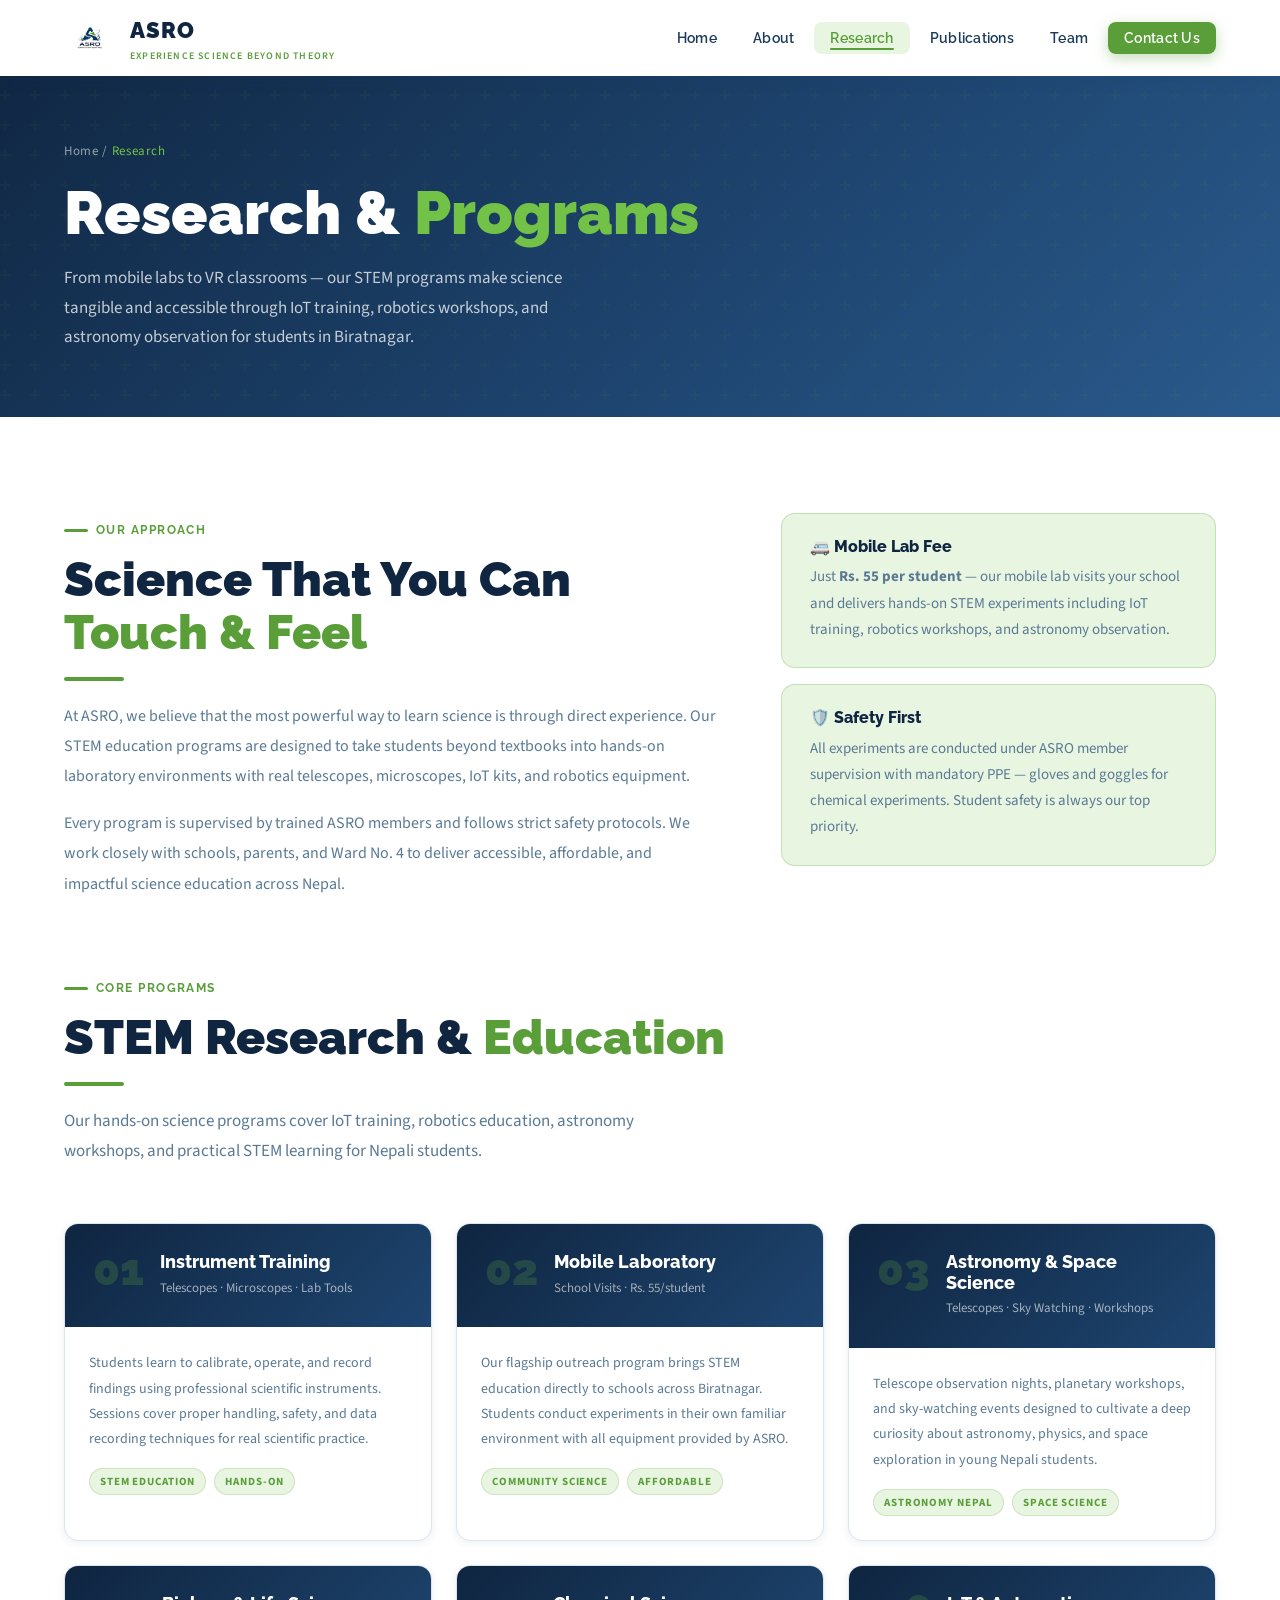
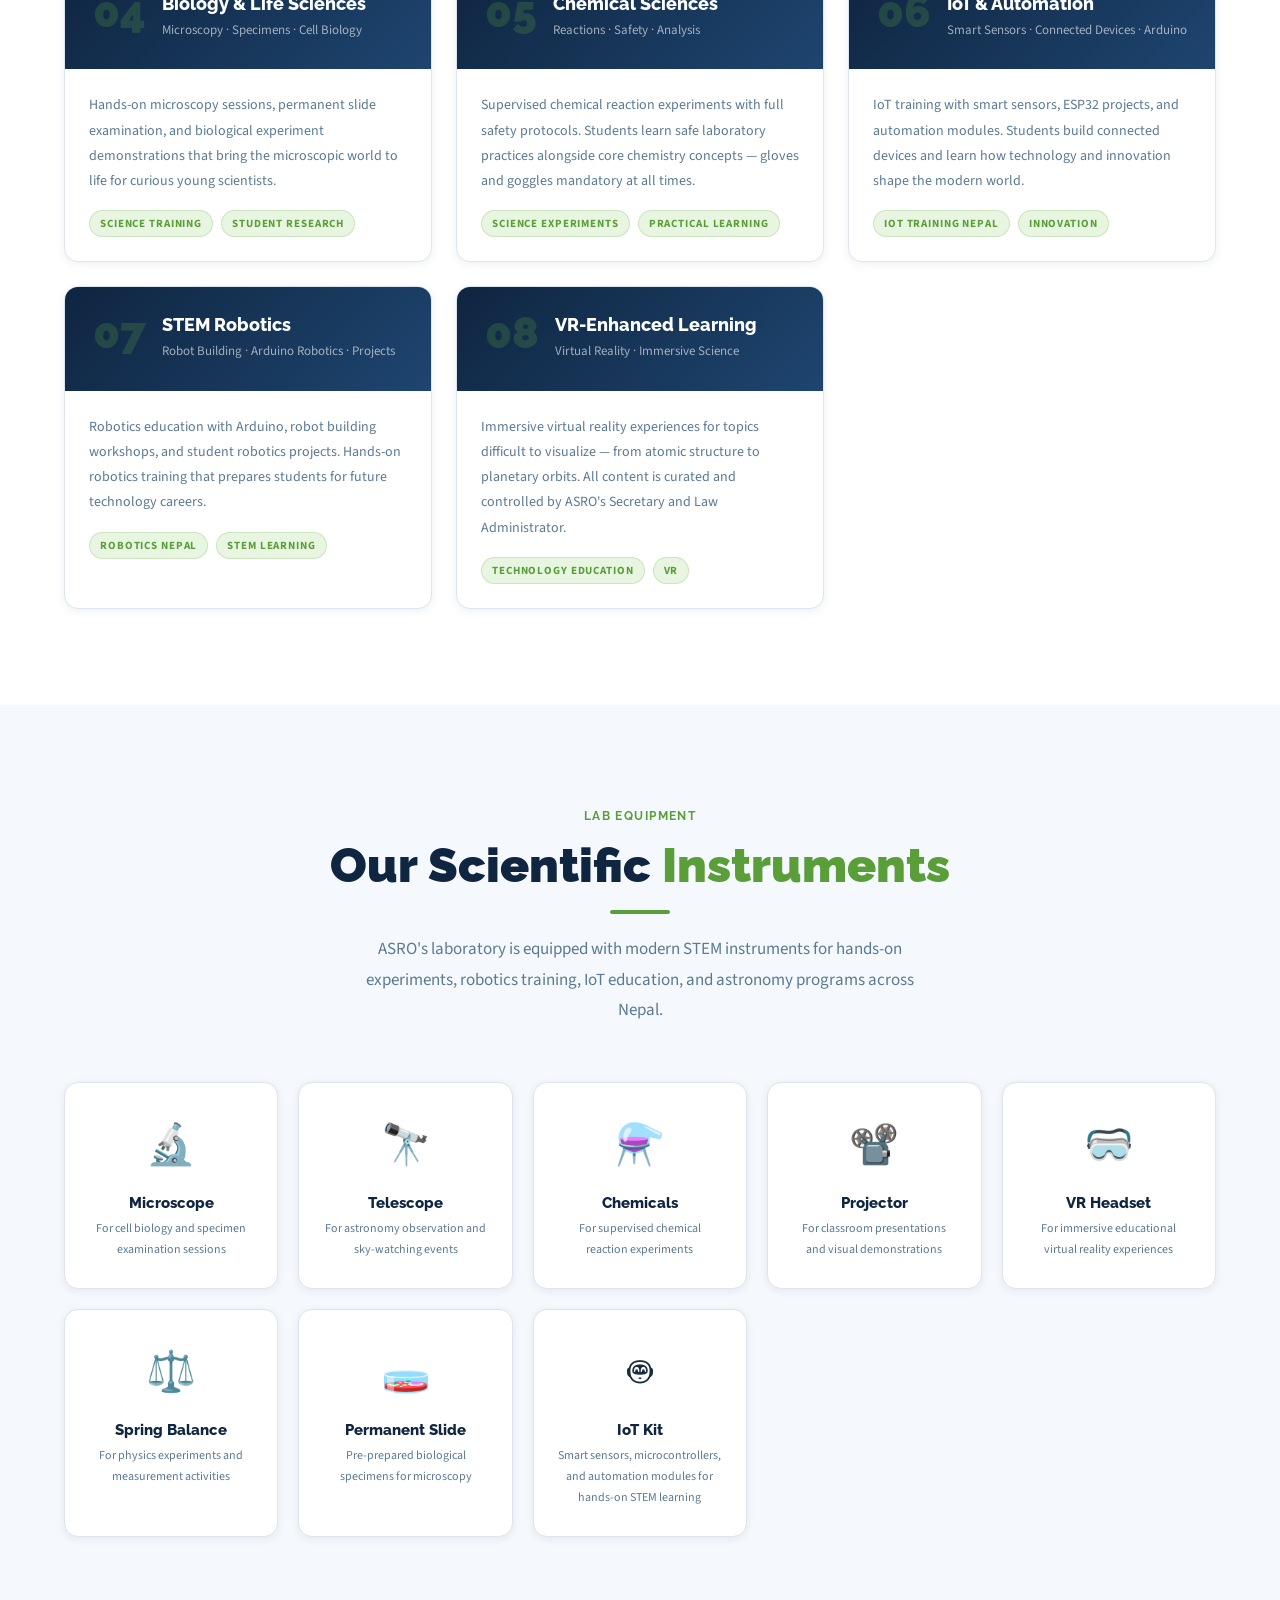
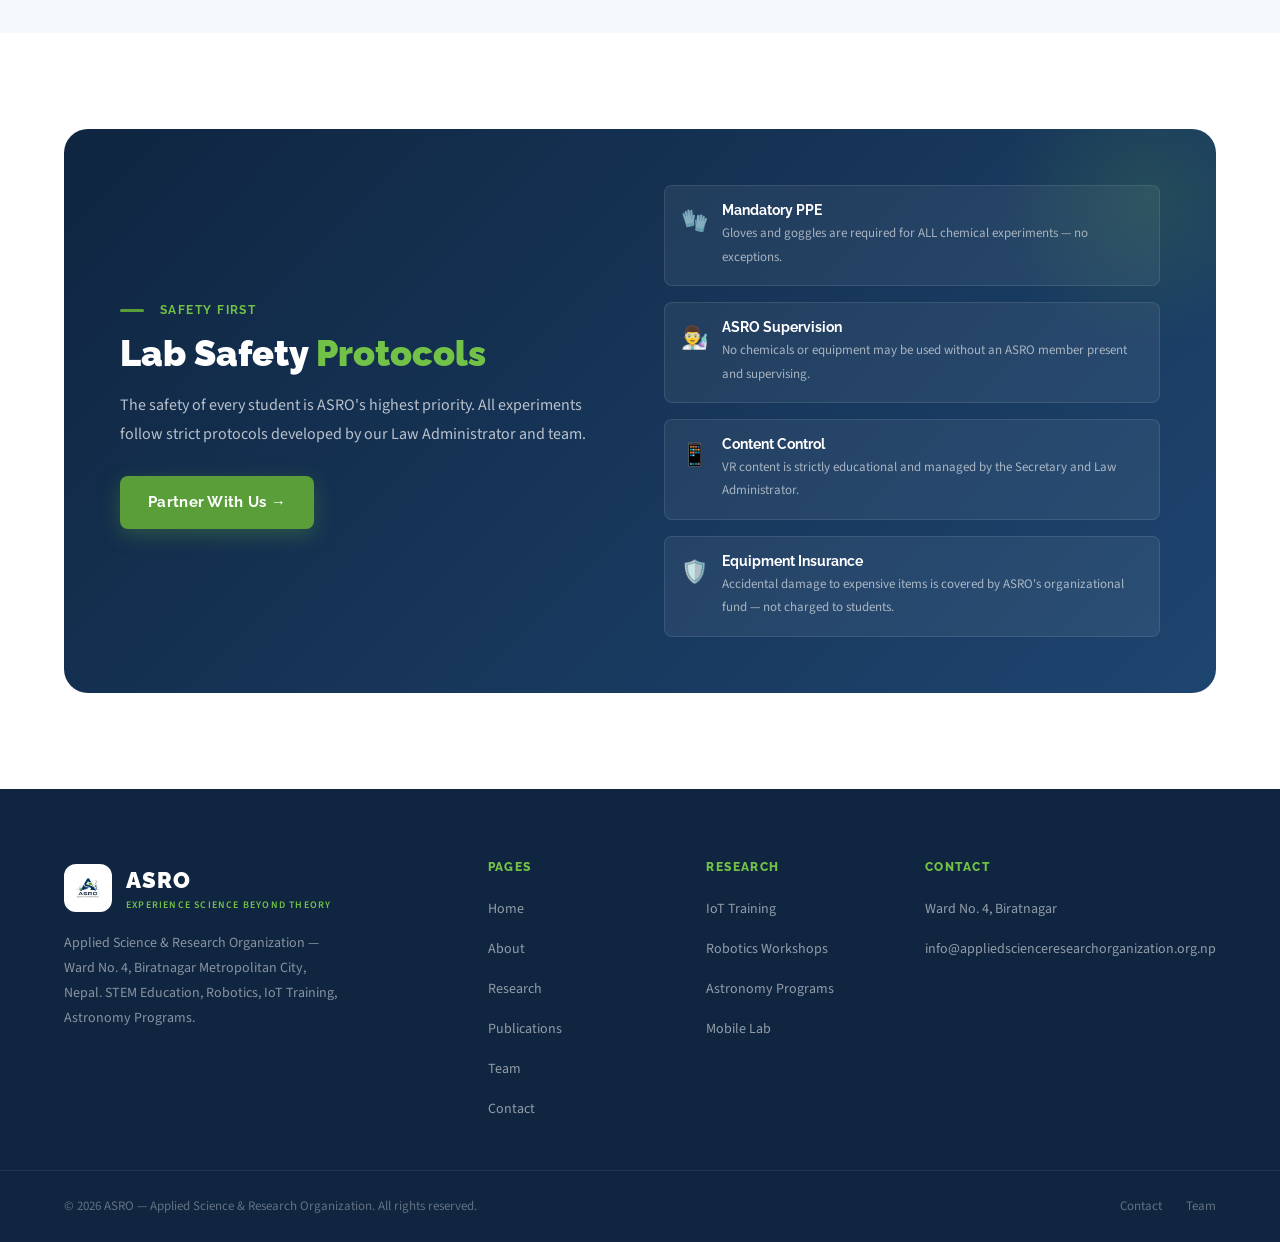
<file: research.html>
<!DOCTYPE html>
<html lang="en">
<head>
<meta charset="UTF-8">
<meta name="viewport" content="width=device-width, initial-scale=1.0">
<meta name="description" content="Discover ASRO's STEM research programs in Biratnagar, Nepal. We offer IoT training, robotics workshops, astronomy observation, mobile labs, and hands-on science experiments for students. Join our practical science learning programs.">
<meta name="keywords" content="ASRO research Biratnagar Nepal, IoT Training Nepal, Robotics Nepal, Astronomy Workshop Nepal, Science Education Nepal, STEM Education Nepal, Research Organization Nepal, STEM Programs Nepal, Science Training Nepal, Technology Education Nepal, Innovation Hub Nepal, STEM Learning Nepal, Youth Research Nepal, Scientific Research Nepal, Science Workshops Nepal, Science Organization Nepal, STEM Organization Nepal, Practical Science Education, Hands-on Science Learning, Community Science Programs, Student Research Programs, Science Awareness Nepal, Science Innovation Nepal, IoT Education Nepal, IoT Workshop Nepal, IoT Projects Nepal, Arduino Training Nepal, ESP32 Projects Nepal, Smart Agriculture Nepal, Smart Home Automation Nepal, IoT Research Nepal, Robotics Training Nepal, Robotics Workshop Nepal, Robotics Education Nepal, STEM Robotics Nepal, Arduino Robotics Nepal, Student Robotics Projects, Robot Building Nepal, Robotics Camp Nepal, Astronomy Nepal, Telescope Observation Nepal, Space Science Nepal, Astronomy Education Nepal, Stargazing Nepal, Astronomy Club Nepal, Space Awareness Nepal, Mobile Lab Program, Student Research Nepal, Applied Research Nepal, STEM Research Nepal, Ward No. 4 Biratnagar, Koshi Province Science Programs">
<meta name="author" content="ASRO - Applied Science & Research Organization">
<meta name="robots" content="index, follow">
<meta property="og:title" content="Research Programs — ASRO | STEM Education, IoT & Robotics Nepal">
<meta property="og:description" content="ASRO offers IoT training, robotics workshops, astronomy observation, mobile labs, and hands-on science experiments. Join our STEM research programs for practical science learning.">
<meta property="og:image" content="https://asro-website.com/logo.png">
<meta property="og:url" content="https://asro-website.com/research.html">
<meta property="og:type" content="website">
<meta property="og:site_name" content="ASRO Nepal">
<meta property="og:locale" content="en_NP">
<meta name="twitter:card" content="summary_large_image">
<meta name="twitter:title" content="Research Programs — ASRO | STEM Education, IoT & Robotics Nepal">
<meta name="twitter:description" content="ASRO offers IoT training, robotics workshops, astronomy observation, mobile labs, and hands-on science experiments for students across Nepal.">
<meta name="twitter:image" content="https://asro-website.com/logo.png">
<link rel="canonical" href="https://asro-website.com/research.html">
<script type="application/ld+json">
{
  "@context": "https://schema.org",
  "@type": ["HowTo", "WebPage"],
  "name": "ASRO STEM Research Programs - IoT, Robotics, Astronomy & Mobile Labs",
  "description": "ASRO offers hands-on science programs including IoT training, robotics workshops, astronomy observation, and mobile lab services for students across Nepal. Learn about our STEM education initiatives.",
  "totalTime": "PT30M",
  "supply": [
    {"@type": "HowToSupply", "name": "Contact form access"},
    {"@type": "HowToSupply", "name": "School partnership details"}
  ],
  "step": [
    {
      "@type": "HowToStep",
      "name": "Contact ASRO",
      "text": "Fill out the contact form on our website or reach out via email to express interest in our STEM programs including IoT training, robotics workshops, or mobile lab visits.",
      "position": 1
    },
    {
      "@type": "HowToStep",
      "name": "Provide details",
      "text": "Share information about your school, group size, and preferred program dates for our IoT, robotics, astronomy, or mobile lab services.",
      "position": 2
    },
    {
      "@type": "HowToStep",
      "name": "Schedule program",
      "text": "Our team coordinates to schedule hands-on STEM education programs at just Rs. 55 per student for mobile lab visits.",
      "position": 3
    },
    {
      "@type": "HowToStep",
      "name": "Experience hands-on learning",
      "text": "Students participate in practical science experiments using real equipment under trained ASRO supervision.",
      "position": 4
    }
  ],
  "keywords": "STEM Education Nepal, IoT Training Nepal, Robotics Nepal, Astronomy Workshop Nepal, Science Education Nepal"
}
</script>
<title>Research Programs — ASRO | STEM Education, IoT & Robotics Nepal</title>
<link rel="icon" type="image/png" href="logo.png">
<link rel="stylesheet" href="style.css">
<style>
.research-intro-grid {
  display: grid; grid-template-columns: 3fr 2fr; gap: 64px; align-items: start;
  margin-bottom: 72px;
}
.research-programs {
  display: grid; grid-template-columns: repeat(auto-fill, minmax(320px, 1fr)); gap: 24px;
}
.prog-card {
  background: white; border: 1px solid var(--gray-200);
  border-radius: var(--radius-md); overflow: hidden; box-shadow: var(--shadow-sm);
  transition: .28s; position: relative;
}
.prog-card:hover { transform: translateY(-6px); box-shadow: var(--shadow-lg); border-color: transparent; }
.prog-card-header {
  background: linear-gradient(135deg, var(--navy-dark), var(--navy-mid));
  padding: 28px; display: flex; align-items: flex-start; gap: 16px;
}
.prog-num {
  font-family: 'Raleway', sans-serif; font-weight: 900; font-size: 44px;
  color: rgba(90,158,58,0.25); line-height: 1; flex-shrink: 0; margin-top: -4px;
}
.prog-card-header h3 { font-size: 18px; font-weight: 800; color: white; }
.prog-card-header p { font-size: 13px; color: rgba(255,255,255,0.6); margin-top: 4px; }
.prog-card-body { padding: 24px; }
.prog-card-body p { color: var(--muted); font-size: 14px; line-height: 1.8; }
.prog-tags { display: flex; gap: 8px; flex-wrap: wrap; margin-top: 16px; }
.prog-tag {
  font-size: 11px; font-weight: 700; text-transform: uppercase; letter-spacing: 0.08em;
  padding: 3px 10px; border-radius: 100px;
  background: var(--green-pale); color: var(--green); border: 1px solid rgba(90,158,58,0.2);
}

/* Equipment detail */
.equip-grid {
  display: grid; grid-template-columns: repeat(auto-fill, minmax(200px, 1fr)); gap: 20px;
  margin-top: 48px;
}
.equip-card {
  background: white; border: 1px solid var(--gray-200); border-radius: var(--radius-md);
  padding: 28px 24px; text-align: center; box-shadow: var(--shadow-sm); transition: .28s;
  position: relative; overflow: hidden;
}
.equip-card::before {
  content: ''; position: absolute; bottom: 0; left: 0; right: 0; height: 3px;
  background: var(--green); transform: scaleX(0); transition: .28s;
}
.equip-card:hover { transform: translateY(-4px); box-shadow: var(--shadow-lg); border-color: transparent; }
.equip-card:hover::before { transform: scaleX(1); }
.equip-card .icon { font-size: 40px; margin-bottom: 14px; }
.equip-card h4 { font-family: 'Raleway', sans-serif; font-weight: 800; font-size: 15px; color: var(--navy-dark); margin-bottom: 6px; }
.equip-card p { font-size: 12px; color: var(--muted); }

/* Safety panel */
.safety-panel {
  background: linear-gradient(135deg, var(--navy-dark), var(--navy-mid));
  border-radius: var(--radius-lg); padding: 56px;
  display: grid; grid-template-columns: 1fr 1fr; gap: 48px; align-items: center;
  position: relative; overflow: hidden;
}
.safety-panel::before {
  content: ''; position: absolute; right: -80px; top: -80px;
  width: 300px; height: 300px; border-radius: 50%;
  background: radial-gradient(circle, rgba(90,158,58,0.18) 0%, transparent 70%);
}
.safety-panel h2 { font-size: 36px; font-weight: 900; color: white; margin-bottom: 16px; }
.safety-panel h2 span { color: var(--green-light); }
.safety-panel p { color: rgba(255,255,255,0.7); font-size: 16px; line-height: 1.8; }
.safety-rules { display: flex; flex-direction: column; gap: 16px; }
.safety-rule {
  display: flex; gap: 14px; align-items: flex-start;
  background: rgba(255,255,255,0.06); border: 1px solid rgba(255,255,255,0.1);
  border-radius: var(--radius-sm); padding: 16px;
}
.safety-rule-icon { font-size: 22px; flex-shrink: 0; }
.safety-rule h4 { font-size: 14px; font-weight: 700; color: white; margin-bottom: 4px; }
.safety-rule p { font-size: 13px; color: rgba(255,255,255,0.6); }

.info-box {
  background: var(--green-pale); border: 1px solid rgba(90,158,58,0.25);
  border-radius: var(--radius-md); padding: 24px 28px;
}
.info-box h4 { font-family: 'Raleway', sans-serif; font-weight: 800; color: var(--navy-dark); margin-bottom: 8px; display: flex; align-items: center; gap: 8px; }
.info-box p { color: var(--muted); font-size: 15px; }

@media (max-width: 768px) {
  .research-intro-grid { grid-template-columns: 1fr; }
  .safety-panel { grid-template-columns: 1fr; padding: 36px; }
}
</style>
</head>
<body>

<header>
<nav id="mainNav">
  <a href="index.html" class="nav-logo">
    <img src="logo.png" alt="ASRO Logo - STEM Research Organization">
    <div class="nav-logo-text">
      <span class="nav-logo-name">ASRO</span>
      <span class="nav-logo-tagline">Experience Science Beyond Theory</span>
    </div>
  </a>
  <ul class="nav-links">
    <li><a href="index.html">Home</a></li>
    <li><a href="about.html">About</a></li>
    <li><a href="research.html" class="active">Research</a></li>
    <li><a href="publications.html">Publications</a></li>
    <li><a href="team.html">Team</a></li>
    <li><a href="contact.html" class="nav-cta">Contact Us</a></li>
  </ul>
  <div class="hamburger">
    <span></span><span></span><span></span>
  </div>
</nav>
</header>

<main>
<div class="page-hero">
  <div class="page-hero-content">
    <div class="breadcrumb">Home / <span>Research</span></div>
    <h1>Research &amp; <span>Programs</span></h1>
    <p>From mobile labs to VR classrooms — our STEM programs make science tangible and accessible through IoT training, robotics workshops, and astronomy observation for students in Biratnagar.</p>
  </div>
</div>

<!-- INTRO -->
<section class="section">
  <div class="research-intro-grid">
    <div class="reveal">
      <div class="tag">Our Approach</div>
      <h2 class="section-title">Science That You Can <span>Touch &amp; Feel</span></h2>
      <div class="divider"></div>
      <p style="color:var(--muted);margin-top:20px;font-size:16px;line-height:1.9;">
        At ASRO, we believe that the most powerful way to learn science is through direct experience. Our STEM education programs are designed to take students beyond textbooks into hands-on laboratory environments with real telescopes, microscopes, IoT kits, and robotics equipment.
      </p>
      <p style="color:var(--muted);margin-top:16px;font-size:16px;line-height:1.9;">
        Every program is supervised by trained ASRO members and follows strict safety protocols. We work closely with schools, parents, and Ward No. 4 to deliver accessible, affordable, and impactful science education across Nepal.
      </p>
    </div>
    <div class="reveal" data-delay="150">
      <div class="info-box" style="margin-bottom:16px;">
        <h4>🚐 Mobile Lab Fee</h4>
        <p>Just <strong>Rs. 55 per student</strong> — our mobile lab visits your school and delivers hands-on STEM experiments including IoT training, robotics workshops, and astronomy observation.</p>
      </div>
      <div class="info-box">
        <h4>🛡️ Safety First</h4>
        <p>All experiments are conducted under ASRO member supervision with mandatory PPE — gloves and goggles for chemical experiments. Student safety is always our top priority.</p>
      </div>
    </div>
  </div>

  <div class="section-header">
    <div class="tag">Core Programs</div>
    <h2 class="section-title">STEM Research &amp; <span>Education</span></h2>
    <div class="divider"></div>
    <p class="section-sub" style="margin-top:20px;">Our hands-on science programs cover IoT training, robotics education, astronomy workshops, and practical STEM learning for Nepali students.</p>
  </div>
  <div class="research-programs">
    <div class="prog-card reveal">
      <div class="prog-card-header">
        <div class="prog-num">01</div>
        <div><h3>Instrument Training</h3><p>Telescopes · Microscopes · Lab Tools</p></div>
      </div>
      <div class="prog-card-body">
        <p>Students learn to calibrate, operate, and record findings using professional scientific instruments. Sessions cover proper handling, safety, and data recording techniques for real scientific practice.</p>
        <div class="prog-tags"><span class="prog-tag">STEM Education</span><span class="prog-tag">Hands-on</span></div>
      </div>
    </div>
    <div class="prog-card reveal" data-delay="100">
      <div class="prog-card-header">
        <div class="prog-num">02</div>
        <div><h3>Mobile Laboratory</h3><p>School Visits · Rs. 55/student</p></div>
      </div>
      <div class="prog-card-body">
        <p>Our flagship outreach program brings STEM education directly to schools across Biratnagar. Students conduct experiments in their own familiar environment with all equipment provided by ASRO.</p>
        <div class="prog-tags"><span class="prog-tag">Community Science</span><span class="prog-tag">Affordable</span></div>
      </div>
    </div>
    <div class="prog-card reveal" data-delay="200">
      <div class="prog-card-header">
        <div class="prog-num">03</div>
        <div><h3>Astronomy &amp; Space Science</h3><p>Telescopes · Sky Watching · Workshops</p></div>
      </div>
      <div class="prog-card-body">
        <p>Telescope observation nights, planetary workshops, and sky-watching events designed to cultivate a deep curiosity about astronomy, physics, and space exploration in young Nepali students.</p>
        <div class="prog-tags"><span class="prog-tag">Astronomy Nepal</span><span class="prog-tag">Space Science</span></div>
      </div>
    </div>
    <div class="prog-card reveal" data-delay="300">
      <div class="prog-card-header">
        <div class="prog-num">04</div>
        <div><h3>Biology &amp; Life Sciences</h3><p>Microscopy · Specimens · Cell Biology</p></div>
      </div>
      <div class="prog-card-body">
        <p>Hands-on microscopy sessions, permanent slide examination, and biological experiment demonstrations that bring the microscopic world to life for curious young scientists.</p>
        <div class="prog-tags"><span class="prog-tag">Science Training</span><span class="prog-tag">Student Research</span></div>
      </div>
    </div>
    <div class="prog-card reveal" data-delay="400">
      <div class="prog-card-header">
        <div class="prog-num">05</div>
        <div><h3>Chemical Sciences</h3><p>Reactions · Safety · Analysis</p></div>
      </div>
      <div class="prog-card-body">
        <p>Supervised chemical reaction experiments with full safety protocols. Students learn safe laboratory practices alongside core chemistry concepts — gloves and goggles mandatory at all times.</p>
        <div class="prog-tags"><span class="prog-tag">Science Experiments</span><span class="prog-tag">Practical Learning</span></div>
      </div>
    </div>
    <div class="prog-card reveal" data-delay="500">
      <div class="prog-card-header">
        <div class="prog-num">06</div>
        <div><h3>IoT & Automation</h3><p>Smart Sensors · Connected Devices · Arduino</p></div>
      </div>
      <div class="prog-card-body">
        <p>IoT training with smart sensors, ESP32 projects, and automation modules. Students build connected devices and learn how technology and innovation shape the modern world.</p>
        <div class="prog-tags"><span class="prog-tag">IoT Training Nepal</span><span class="prog-tag">Innovation</span></div>
      </div>
    </div>
    <div class="prog-card reveal" data-delay="600">
      <div class="prog-card-header">
        <div class="prog-num">07</div>
        <div><h3>STEM Robotics</h3><p>Robot Building · Arduino Robotics · Projects</p></div>
      </div>
      <div class="prog-card-body">
        <p>Robotics education with Arduino, robot building workshops, and student robotics projects. Hands-on robotics training that prepares students for future technology careers.</p>
        <div class="prog-tags"><span class="prog-tag">Robotics Nepal</span><span class="prog-tag">STEM Learning</span></div>
      </div>
    </div>
    <div class="prog-card reveal" data-delay="700">
      <div class="prog-card-header">
        <div class="prog-num">08</div>
        <div><h3>VR-Enhanced Learning</h3><p>Virtual Reality · Immersive Science</p></div>
      </div>
      <div class="prog-card-body">
        <p>Immersive virtual reality experiences for topics difficult to visualize — from atomic structure to planetary orbits. All content is curated and controlled by ASRO's Secretary and Law Administrator.</p>
        <div class="prog-tags"><span class="prog-tag">Technology Education</span><span class="prog-tag">VR</span></div>
      </div>
    </div>
  </div>
</section>

<!-- EQUIPMENT -->
<section class="section section-alt">
  <div class="section-header centered">
    <div class="tag">Lab Equipment</div>
    <h2 class="section-title">Our Scientific <span>Instruments</span></h2>
    <div class="divider centered"></div>
    <p class="section-sub" style="margin-top:20px;">ASRO's laboratory is equipped with modern STEM instruments for hands-on experiments, robotics training, IoT education, and astronomy programs across Nepal.</p>
  </div>
  <div class="equip-grid">
    <div class="equip-card reveal">
      <div class="icon">🔬</div>
      <h4>Microscope</h4>
      <p>For cell biology and specimen examination sessions</p>
    </div>
    <div class="equip-card reveal" data-delay="80">
      <div class="icon">🔭</div>
      <h4>Telescope</h4>
      <p>For astronomy observation and sky-watching events</p>
    </div>
    <div class="equip-card reveal" data-delay="160">
      <div class="icon">⚗️</div>
      <h4>Chemicals</h4>
      <p>For supervised chemical reaction experiments</p>
    </div>
    <div class="equip-card reveal" data-delay="240">
      <div class="icon">📽️</div>
      <h4>Projector</h4>
      <p>For classroom presentations and visual demonstrations</p>
    </div>
    <div class="equip-card reveal" data-delay="320">
      <div class="icon">🥽</div>
      <h4>VR Headset</h4>
      <p>For immersive educational virtual reality experiences</p>
    </div>
    <div class="equip-card reveal" data-delay="400">
      <div class="icon">⚖️</div>
      <h4>Spring Balance</h4>
      <p>For physics experiments and measurement activities</p>
    </div>
    <div class="equip-card reveal" data-delay="480">
      <div class="icon">🧫</div>
      <h4>Permanent Slide</h4>
      <p>Pre-prepared biological specimens for microscopy</p>
    </div>
    <div class="equip-card reveal" data-delay="560">
      <div class="icon">🤖</div>
      <h4>IoT Kit</h4>
      <p>Smart sensors, microcontrollers, and automation modules for hands-on STEM learning</p>
    </div>
  </div>
</section>

<!-- SAFETY -->
<section class="section">
  <div class="safety-panel reveal">
    <div>
      <div class="tag" style="color:var(--green-light);"><span style="background:var(--green-light);"></span>Safety First</div>
      <h2>Lab Safety <span>Protocols</span></h2>
      <p style="margin-top:16px;">The safety of every student is ASRO's highest priority. All experiments follow strict protocols developed by our Law Administrator and team.</p>
      <a href="contact.html" class="btn btn-primary" style="margin-top:28px;">Partner With Us →</a>
    </div>
    <div class="safety-rules">
      <div class="safety-rule">
        <div class="safety-rule-icon">🧤</div>
        <div><h4>Mandatory PPE</h4><p>Gloves and goggles are required for ALL chemical experiments — no exceptions.</p></div>
      </div>
      <div class="safety-rule">
        <div class="safety-rule-icon">👨‍🔬</div>
        <div><h4>ASRO Supervision</h4><p>No chemicals or equipment may be used without an ASRO member present and supervising.</p></div>
      </div>
      <div class="safety-rule">
        <div class="safety-rule-icon">📱</div>
        <div><h4>Content Control</h4><p>VR content is strictly educational and managed by the Secretary and Law Administrator.</p></div>
      </div>
      <div class="safety-rule">
        <div class="safety-rule-icon">🛡️</div>
        <div><h4>Equipment Insurance</h4><p>Accidental damage to expensive items is covered by ASRO's organizational fund — not charged to students.</p></div>
      </div>
    </div>
  </div>
</section>
</main>

<footer>
  <div class="footer-main">
    <div class="footer-brand">
      <div class="nav-logo">
        <img src="logo.png" alt="ASRO Nepal - STEM Research Organization" style="height:48px;">
        <div class="nav-logo-text">
          <span class="nav-logo-name">ASRO</span>
          <span class="nav-logo-tagline">Experience Science Beyond Theory</span>
        </div>
      </div>
      <p>Applied Science & Research Organization — Ward No. 4, Biratnagar Metropolitan City, Nepal. STEM Education, Robotics, IoT Training, Astronomy Programs.</p>
    </div>
    <div class="footer-col"><h5>Pages</h5><ul><li><a href="index.html">Home</a></li><li><a href="about.html">About</a></li><li><a href="research.html">Research</a></li><li><a href="publications.html">Publications</a></li><li><a href="team.html">Team</a></li><li><a href="contact.html">Contact</a></li></ul></div>
    <div class="footer-col"><h5>Research</h5><ul><li><a href="#">IoT Training</a></li><li><a href="#">Robotics Workshops</a></li><li><a href="#">Astronomy Programs</a></li><li><a href="#">Mobile Lab</a></li></ul></div>
    <div class="footer-col"><h5>Contact</h5><ul><li><a href="#">Ward No. 4, Biratnagar</a></li><li><a href="mailto:info@appliedscienceresearchorganization.org.np">info@appliedscienceresearchorganization.org.np</a></li></ul></div>
  </div>
  <div class="footer-bottom">
    <p>© 2026 ASRO — Applied Science & Research Organization. All rights reserved.</p>
    <div class="footer-bottom-links"><a href="contact.html">Contact</a><a href="team.html">Team</a></div>
  </div>
</footer>
<script src="main.js"></script>
</body>
</html>
</file>
<file: style.css>
/* ── ASRO WEBSITE — SHARED STYLES ── */
@import url('https://fonts.googleapis.com/css2?family=Raleway:wght@300;400;600;700;800;900&family=Source+Sans+3:wght@300;400;500;600&display=swap');

:root {
  --navy:        #1a3a5c;
  --navy-dark:   #0f2540;
  --navy-mid:    #1e4570;
  --navy-light:  #2a5a8c;
  --green:       #5a9e3a;
  --green-light: #72c247;
  --green-pale:  #e8f5e1;
  --white:       #ffffff;
  --off-white:   #f5f8fc;
  --gray-100:    #eef2f7;
  --gray-200:    #dce4ef;
  --gray-400:    #8ba3bc;
  --gray-600:    #4a6480;
  --text:        #1a2d3f;
  --muted:       #5a7a94;
  --nav-h:       76px;
  --radius-sm:   8px;
  --radius-md:   14px;
  --radius-lg:   24px;
  --shadow-sm:   0 2px 8px rgba(26,58,92,0.08);
  --shadow-md:   0 8px 24px rgba(26,58,92,0.12);
  --shadow-lg:   0 20px 50px rgba(26,58,92,0.16);
}

*, *::before, *::after { margin: 0; padding: 0; box-sizing: border-box; }
html { scroll-behavior: smooth; }

body {
  font-family: 'Source Sans 3', sans-serif;
  font-size: 16px;
  line-height: 1.75;
  color: var(--text);
  background: var(--white);
  overflow-x: hidden;
}

h1, h2, h3, h4, h5 {
  font-family: 'Raleway', sans-serif;
  line-height: 1.15;
  color: var(--navy-dark);
}

a { text-decoration: none; color: inherit; }
img { max-width: 100%; display: block; }
img[src="logo.png"] { border-radius: 12px; }
ul { list-style: none; }
button { cursor: pointer; border: none; font-family: inherit; }

/* ── NAVIGATION ── */
nav {
  position: fixed; top: 0; left: 0; right: 0; z-index: 999;
  height: var(--nav-h);
  background: var(--white);
  box-shadow: 0 2px 16px rgba(26,58,92,0.1);
  display: flex; align-items: center; justify-content: space-between;
  padding: 0 5vw;
}

.nav-logo {
  display: flex; align-items: center; gap: 14px;
}
.nav-logo img {
  height: 52px; width: auto;
  border-radius: 12px;
}
.nav-logo-text {
  display: flex; flex-direction: column;
}
.nav-logo-name {
  font-family: 'Raleway', sans-serif;
  font-weight: 900; font-size: 22px;
  color: var(--navy-dark);
  letter-spacing: 0.05em;
}
.nav-logo-tagline {
  font-size: 10px; color: var(--green);
  letter-spacing: 0.12em; text-transform: uppercase;
  font-weight: 600; margin-top: -2px;
}

.nav-links {
  display: flex; align-items: center; gap: 4px;
}
.nav-links a {
  font-family: 'Raleway', sans-serif;
  font-weight: 600; font-size: 14px;
  color: var(--navy);
  padding: 8px 16px; border-radius: var(--radius-sm);
  transition: all 0.22s; letter-spacing: 0.02em;
  position: relative;
}
.nav-links a::after {
  content: ''; position: absolute; bottom: 4px; left: 16px; right: 16px;
  height: 2px; background: var(--green); border-radius: 2px;
  transform: scaleX(0); transition: transform 0.22s; transform-origin: left;
}
.nav-links a:hover, .nav-links a.active {
  color: var(--green); background: var(--green-pale);
}
.nav-links a:hover::after, .nav-links a.active::after { transform: scaleX(1); }
.nav-cta {
  background: var(--green) !important;
  color: var(--white) !important;
  border-radius: var(--radius-sm) !important;
  box-shadow: 0 4px 14px rgba(90,158,58,0.35);
}
.nav-cta::after { display: none !important; }
.nav-cta:hover { background: var(--green-light) !important; transform: translateY(-1px); box-shadow: 0 6px 20px rgba(90,158,58,0.45) !important; }

.hamburger {
  display: none; flex-direction: column; gap: 6px; cursor: pointer; padding: 4px;
}
.hamburger span { width: 26px; height: 2px; background: var(--navy); border-radius: 2px; transition: .3s; }

nav.open .hamburger span:nth-child(1) {
  transform: translateY(8px) rotate(45deg);
}
nav.open .hamburger span:nth-child(2) {
  opacity: 0;
  transform: scaleX(0);
}
nav.open .hamburger span:nth-child(3) {
  transform: translateY(-8px) rotate(-45deg);
}

/* ── BUTTONS ── */
.btn {
  display: inline-flex; align-items: center; gap: 8px;
  font-family: 'Raleway', sans-serif; font-weight: 700; font-size: 15px;
  padding: 13px 28px; border-radius: var(--radius-sm);
  transition: all 0.25s; letter-spacing: 0.02em;
}
.btn-primary {
  background: var(--green); color: var(--white);
  box-shadow: 0 6px 20px rgba(90,158,58,0.35);
}
.btn-primary:hover { background: var(--green-light); transform: translateY(-2px); box-shadow: 0 10px 28px rgba(90,158,58,0.45); }
.btn-secondary {
  background: var(--navy); color: var(--white);
  box-shadow: 0 6px 20px rgba(26,58,92,0.25);
}
.btn-secondary:hover { background: var(--navy-light); transform: translateY(-2px); }
.btn-outline {
  background: transparent; color: var(--navy);
  border: 2px solid var(--navy-light);
}
.btn-outline:hover { background: var(--navy); color: white; }
.btn-outline-white {
  background: transparent; color: white;
  border: 2px solid rgba(255,255,255,0.5);
}
.btn-outline-white:hover { background: white; color: var(--navy); }

/* ── SECTION COMMONS ── */
.section { padding: 96px 5vw; }
.section-sm { padding: 64px 5vw; }
.section-alt { background: var(--off-white); }

.tag {
  display: inline-flex; align-items: center; gap: 8px;
  font-family: 'Raleway', sans-serif; font-weight: 700;
  font-size: 12px; letter-spacing: 0.12em; text-transform: uppercase;
  color: var(--green); margin-bottom: 12px;
}
.tag::before {
  content: ''; width: 24px; height: 3px;
  background: var(--green); border-radius: 2px;
}

.section-title {
  font-family: 'Raleway', sans-serif;
  font-weight: 900; font-size: clamp(28px, 4vw, 48px);
  color: var(--navy-dark); margin-bottom: 18px;
  line-height: 1.1;
}
.section-title span { color: var(--green); }
.section-sub {
  font-size: 17px; color: var(--muted); max-width: 580px;
  line-height: 1.8;
}
.section-header { margin-bottom: 56px; }
.section-header.centered { text-align: center; }
.section-header.centered .section-sub { margin: 0 auto; }
.section-header.centered .tag { justify-content: center; }
.section-header.centered .tag::before { display: none; }

/* ── DIVIDER ── */
.divider {
  height: 4px; width: 60px; background: var(--green);
  border-radius: 4px; margin: 16px 0 0;
}
.divider.centered { margin: 16px auto 0; }

/* ── PAGE HERO (inner pages) ── */
.page-hero {
  padding-top: calc(var(--nav-h) + 64px);
  padding-bottom: 64px;
  padding-left: 5vw; padding-right: 5vw;
  background: linear-gradient(135deg, var(--navy-dark) 0%, var(--navy-mid) 60%, var(--navy-light) 100%);
  position: relative; overflow: hidden;
}
.page-hero::before {
  content: ''; position: absolute; inset: 0;
  background: url("data:image/svg+xml,%3Csvg width='60' height='60' viewBox='0 0 60 60' xmlns='http://www.w3.org/2000/svg'%3E%3Cg fill='none' fill-rule='evenodd'%3E%3Cg fill='%235a9e3a' fill-opacity='0.06'%3E%3Cpath d='M36 34v-4h-2v4h-4v2h4v4h2v-4h4v-2h-4zm0-30V0h-2v4h-4v2h4v4h2V6h4V4h-4zM6 34v-4H4v4H0v2h4v4h2v-4h4v-2H6zM6 4V0H4v4H0v2h4v4h2V6h4V4H6z'/%3E%3C/g%3E%3C/g%3E%3C/svg%3E");
}
.page-hero-content { position: relative; z-index: 1; max-width: 700px; }
.page-hero .breadcrumb {
  font-size: 13px; color: rgba(255,255,255,0.55); margin-bottom: 16px; letter-spacing: 0.05em;
}
.page-hero .breadcrumb span { color: var(--green-light); }
.page-hero h1 {
  font-size: clamp(36px, 5vw, 60px); font-weight: 900;
  color: white; margin-bottom: 16px;
}
.page-hero h1 span { color: var(--green-light); }
.page-hero p { color: rgba(255,255,255,0.75); font-size: 17px; max-width: 520px; }

/* ── CARDS ── */
.card {
  background: white; border-radius: var(--radius-md);
  box-shadow: var(--shadow-sm);
  border: 1px solid var(--gray-200);
  transition: all 0.28s;
  overflow: hidden;
}
.card:hover {
  transform: translateY(-5px);
  box-shadow: var(--shadow-lg);
  border-color: transparent;
}

/* ── FOOTER ── */
footer {
  background: var(--navy-dark);
  color: rgba(255,255,255,0.75);
}
.footer-main {
  padding: 72px 5vw 48px;
  display: grid;
  grid-template-columns: 2.2fr 1fr 1fr 1fr;
  gap: 48px;
}
.footer-brand .nav-logo-name { color: white; }
.footer-brand .nav-logo-tagline { color: var(--green-light); }
.footer-brand p {
  font-size: 14px; color: rgba(255,255,255,0.5);
  margin-top: 16px; max-width: 280px; line-height: 1.8;
}
.footer-col h5 {
  font-family: 'Raleway', sans-serif;
  font-size: 12px; font-weight: 800;
  text-transform: uppercase; letter-spacing: 0.12em;
  color: var(--green-light); margin-bottom: 20px;
}
.footer-col ul { display: flex; flex-direction: column; gap: 12px; }
.footer-col ul li a {
  font-size: 14px; color: rgba(255,255,255,0.55);
  transition: color 0.2s;
}
.footer-col ul li a:hover { color: var(--green-light); }
.footer-bottom {
  border-top: 1px solid rgba(255,255,255,0.08);
  padding: 24px 5vw;
  display: flex; align-items: center; justify-content: space-between; flex-wrap: wrap; gap: 12px;
}
.footer-bottom p { font-size: 13px; color: rgba(255,255,255,0.35); }
.footer-bottom-links { display: flex; gap: 24px; }
.footer-bottom-links a { font-size: 13px; color: rgba(255,255,255,0.35); transition: color .2s; }
.footer-bottom-links a:hover { color: var(--green-light); }

/* ── ANIMATIONS ── */
@keyframes fadeUp {
  from { opacity: 0; transform: translateY(28px); }
  to   { opacity: 1; transform: none; }
}
@keyframes fadeIn {
  from { opacity: 0; } to { opacity: 1; }
}
@keyframes slideRight {
  from { opacity: 0; transform: translateX(-24px); }
  to   { opacity: 1; transform: none; }
}
@keyframes scaleIn {
  from { opacity: 0; transform: scale(0.93); }
  to   { opacity: 1; transform: none; }
}

.anim-up  { animation: fadeUp 0.65s ease both; }
.anim-in  { animation: fadeIn 0.65s ease both; }
.anim-d1  { animation-delay: 0.1s; }
.anim-d2  { animation-delay: 0.2s; }
.anim-d3  { animation-delay: 0.3s; }
.anim-d4  { animation-delay: 0.4s; }
.anim-d5  { animation-delay: 0.5s; }

/* ── SCROLL REVEAL ── */
.reveal {
  opacity: 0; transform: translateY(28px);
  transition: opacity 0.65s ease, transform 0.65s ease;
}
.reveal.visible { opacity: 1; transform: none; }

/* ── RESPONSIVE ── */
@media (max-width: 900px) {
  .footer-main { grid-template-columns: 1fr 1fr; }
}
@media (max-width: 768px) {
  .nav-links { display: none; }
  .hamburger { display: flex; }
  nav .nav-links {
    display: flex; flex-direction: column;
    position: fixed; inset: var(--nav-h) 0 0;
    background: white; padding: 32px 5vw;
    box-shadow: var(--shadow-lg); z-index: 998;
    gap: 4px; overflow-y: auto;
    transform: translateY(-100%);
    opacity: 0;
    pointer-events: none;
    transition: transform 0.35s cubic-bezier(0.4, 0, 0.2, 1), opacity 0.25s ease;
  }
  nav.open .nav-links {
    transform: translateY(0);
    opacity: 1;
    pointer-events: auto;
  }
  nav.open .nav-links a { font-size: 18px; padding: 14px 16px; }
  .footer-main { grid-template-columns: 1fr; gap: 36px; }
}
@media (max-width: 540px) {
  .section { padding: 64px 5vw; }
  .page-hero { padding-top: calc(var(--nav-h) + 40px); padding-bottom: 40px; }
}
</file>
